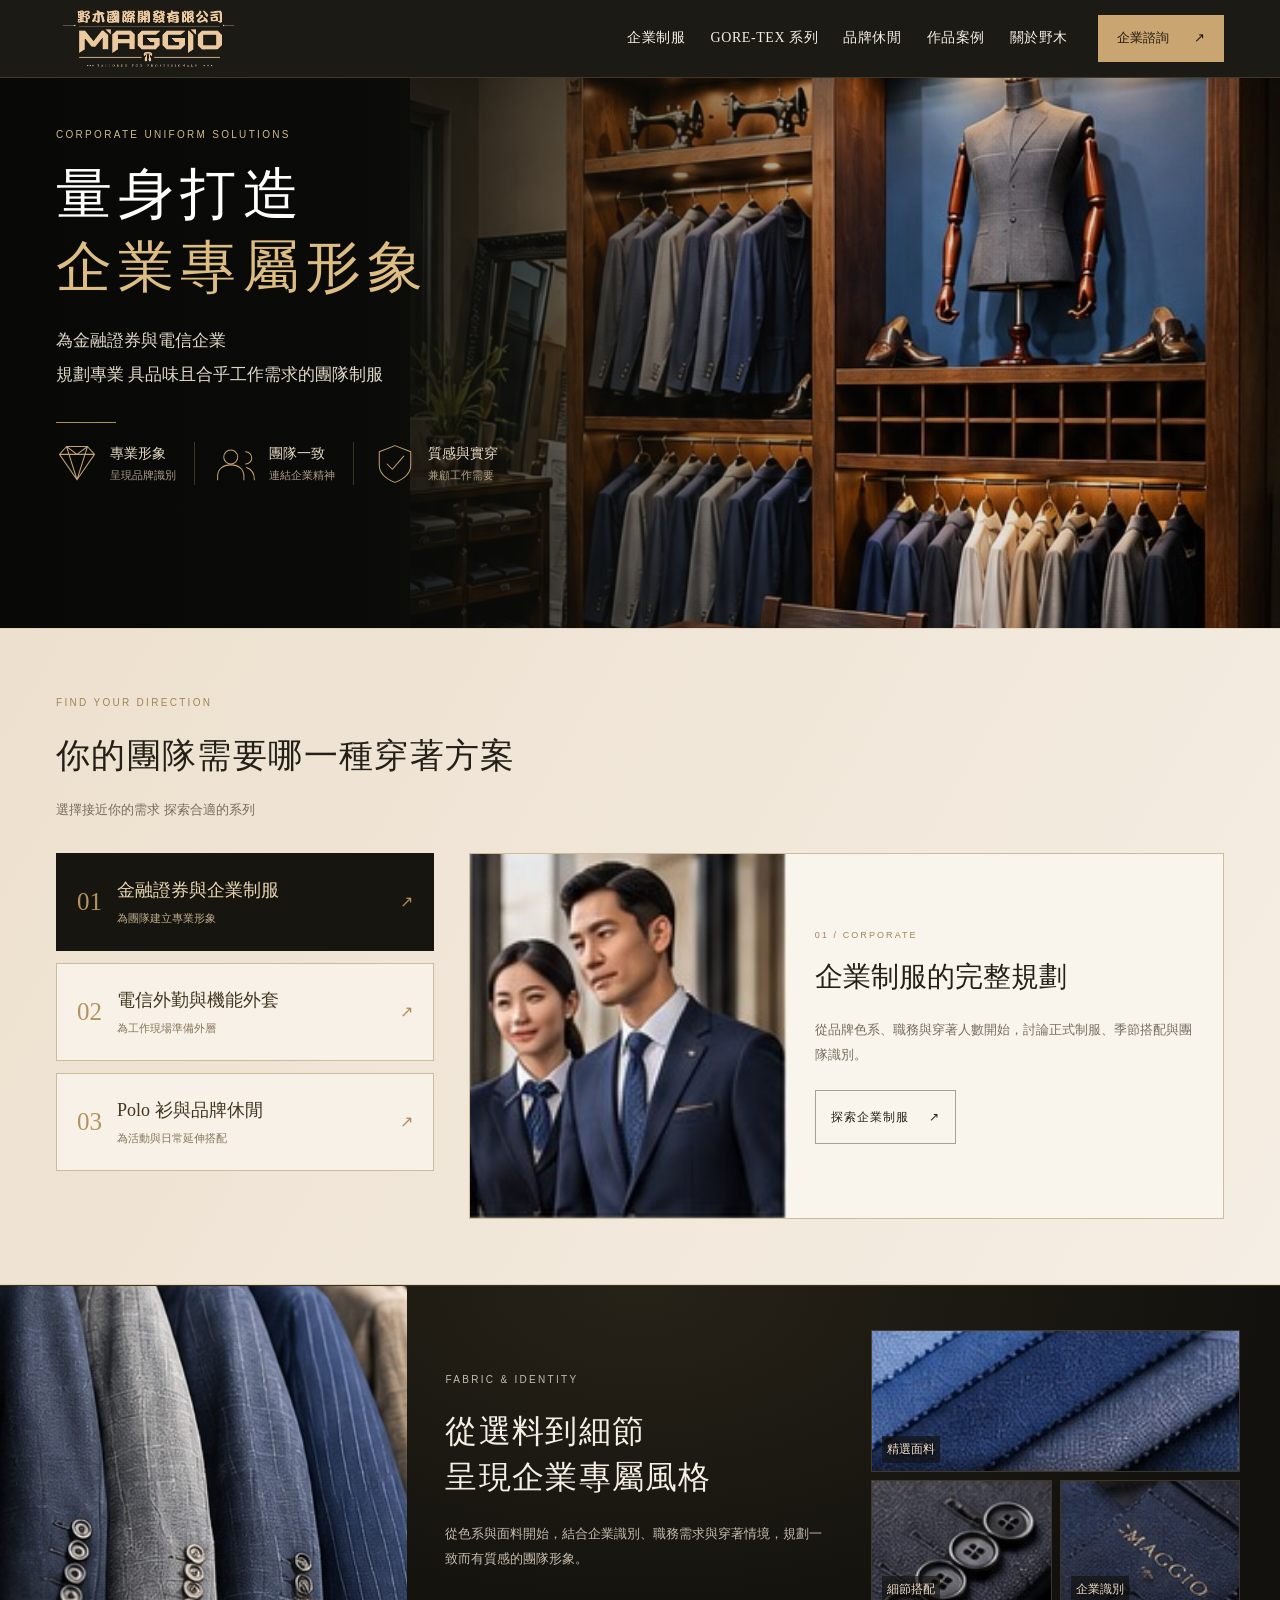
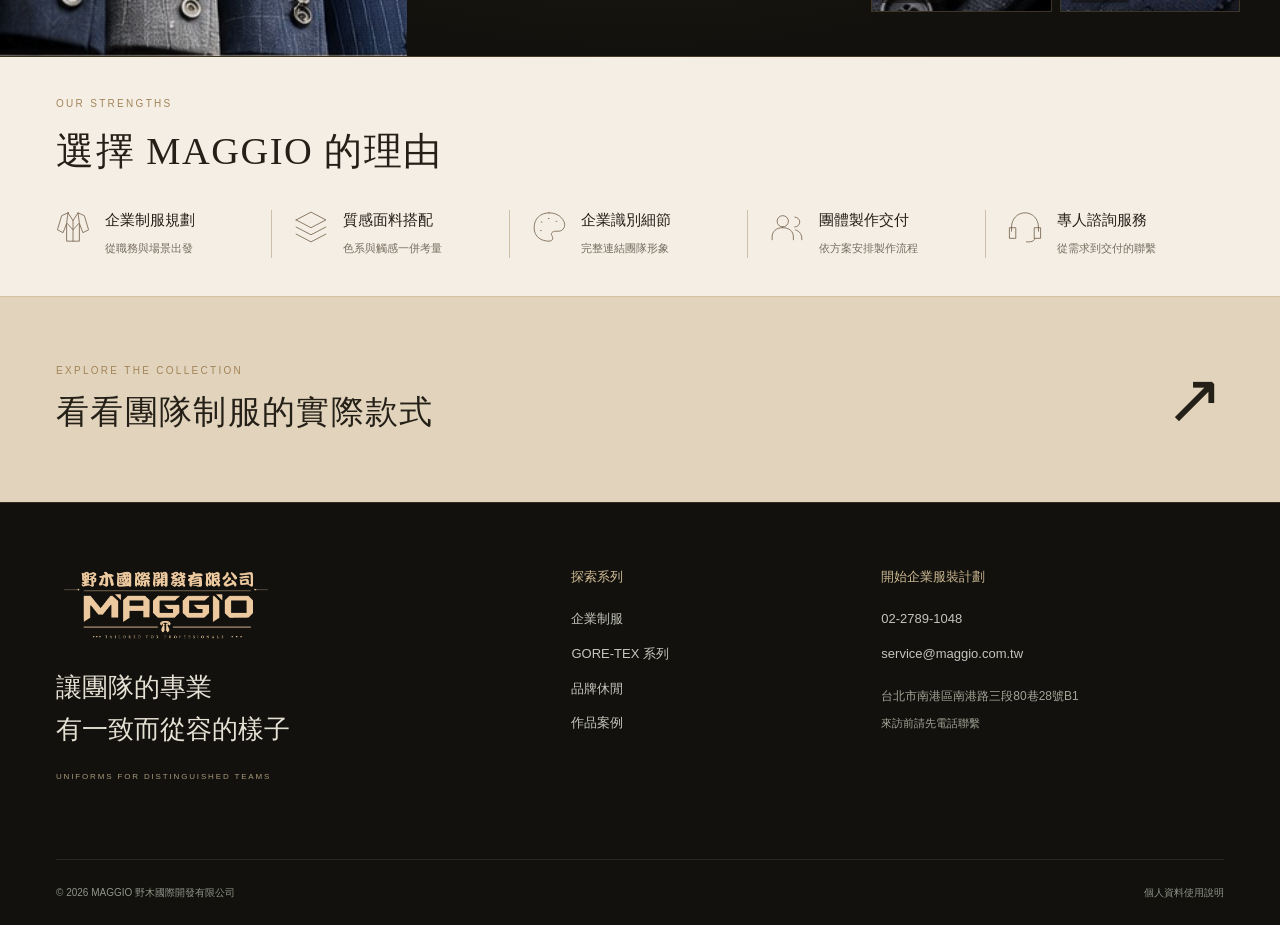
<file: index.html>
<!doctype html><html lang="zh-Hant"><head><meta charset="utf-8"><meta name="viewport" content="width=device-width,initial-scale=1"><title>MAGGIO 野木國際｜金融證券與電信企業制服</title><meta name="description" content="野木國際以金融證券及電信企業制服為核心 延伸 GORE-TEX 機能外套與品牌休閒規劃"><meta name="robots" content="noindex,nofollow"><meta name="theme-color" content="#151714"><link rel="icon" href="./assets/images/logo.png"><link rel="stylesheet" href="./assets/styles.css?v=20261012-7"><script src="./assets/site.js?v=20261012-1" defer></script><script src="./assets/experience.js?v=20261012-4" defer></script></head><body class="page-home"><a class="skip-link" href="#main">跳至主要內容</a><header class="site-header"><div class="container header-inner"><a class="brand" href="./index.html" aria-label="MAGGIO 野木國際 首頁"><img src="./assets/images/logo.png?v=d0197b16" alt="MAGGIO 野木國際開發有限公司" class="" loading="eager" decoding="async"></a><button class="menu-toggle" aria-label="開啟導覽選單" aria-expanded="false" aria-controls="main-nav"><span></span><span></span></button><nav class="main-nav" id="main-nav" aria-label="主導覽"><a href="./pages/corporate.html">企業制服</a><a href="./pages/performance.html">GORE-TEX 系列</a><a href="./pages/casual.html">品牌休閒</a><a href="./pages/projects.html">作品案例</a><a href="./pages/about.html">關於野木</a></nav><a class="header-cta" href="./pages/contact.html">企業諮詢 <span aria-hidden="true">↗</span></a></div></header><main id="main"><section class="home-hero reference-hero"><svg class="reference-photo hero-reference" viewBox="480 57 543 435" preserveAspectRatio="xMidYMid slice" role="img" aria-label="參考圖中的暖木服裝展示空間"><image href="./assets/images/reference-2.jpg" width="1024" height="1536"/></svg><div class="hero-shade"></div><div class="container hero-content"><p class="eyebrow">CORPORATE UNIFORM SOLUTIONS</p><h1>量身打造<br><em>企業專屬形象</em></h1><p class="hero-copy">為金融證券與電信企業<br>規劃專業 具品味且合乎工作需求的團隊制服</p><div class="hero-points"><div><svg class="line-icon" viewBox="0 0 48 48" aria-hidden="true"><path d="M4 13 12 4h24l8 9-20 29L4 13ZM4 13h40M12 4l12 38L36 4M12 4l12 9L36 4"/></svg><p>專業形象<small>呈現品牌識別</small></p></div><div><svg class="line-icon" viewBox="0 0 48 48" aria-hidden="true"><path d="M18 24a8 8 0 1 0 0-16 8 8 0 0 0 0 16ZM3 42v-4c0-8 6-13 15-13s15 5 15 13v4M35 10a7 7 0 0 1 0 14M36 28c6 2 9 6 9 14"/></svg><p>團隊一致<small>連結企業精神</small></p></div><div><svg class="line-icon" viewBox="0 0 48 48" aria-hidden="true"><path d="M24 3 42 10v15c0 9-8 16-18 20C14 41 6 34 6 25V10L24 3ZM15 24l6 6 13-15"/></svg><p>質感與實穿<small>兼顧工作需要</small></p></div></div></div></section><section class="section needs-guide warm" id="needs-guide"><div class="container"><div class="guide-heading"><div class="section-heading"><p class="eyebrow">FIND YOUR DIRECTION</p><h2>你的團隊<br>需要哪一種穿著方案</h2><p>選擇接近你的需求 探索合適的系列</p></div></div><div class="guide-layout"><div class="guide-options" role="group" aria-label="選擇企業服裝需求"><button class="guide-option" type="button" data-guide="corporate" aria-pressed="true" aria-controls="guide-corporate"><span>01</span><div>金融證券與企業制服<small>為團隊建立專業形象</small></div><b aria-hidden="true">↗</b></button><button class="guide-option" type="button" data-guide="performance" aria-pressed="false" aria-controls="guide-performance"><span>02</span><div>電信外勤與機能外套<small>為工作現場準備外層</small></div><b aria-hidden="true">↗</b></button><button class="guide-option" type="button" data-guide="casual" aria-pressed="false" aria-controls="guide-casual"><span>03</span><div>Polo 衫與品牌休閒<small>為活動與日常延伸搭配</small></div><b aria-hidden="true">↗</b></button></div><div class="guide-preview" aria-live="polite" aria-atomic="true"><div class="guide-panel" id="guide-corporate" ><svg class="reference-photo " viewBox="297 518 135 155" preserveAspectRatio="xMidYMid slice" role="img" aria-label="金融證券與企業制服"><image href="./assets/images/reference-2.jpg" width="1024" height="1536"/></svg><div><p class="eyebrow">01 / CORPORATE</p><h3>企業制服的完整規劃</h3><p>從品牌色系、職務與穿著人數開始，討論正式制服、季節搭配與團隊識別。</p><a class="button quiet" href="./pages/corporate.html">探索企業制服<span aria-hidden="true">↗</span></a></div></div><div class="guide-panel" id="guide-performance" hidden><svg class="reference-photo " viewBox="863 518 132 155" preserveAspectRatio="xMidYMid slice" role="img" aria-label="電信外勤與機能外套"><image href="./assets/images/reference-2.jpg" width="1024" height="1536"/></svg><div><p class="eyebrow">02 / PERFORMANCE</p><h3>讓機能配合工作需求</h3><p>從工作環境與季節開始，討論 GORE-TEX 系列、外層配置及團隊的穿著方式。</p><a class="button quiet" href="./pages/performance.html">探索 GORE-TEX 系列<span aria-hidden="true">↗</span></a></div></div><div class="guide-panel" id="guide-casual" hidden><svg class="reference-photo " viewBox="280 1280 224 165" preserveAspectRatio="xMidYMid slice" role="img" aria-label="Polo 衫與品牌休閒"><image href="./assets/images/reference-1.jpg" width="1024" height="1536"/></svg><div><p class="eyebrow">03 / CASUAL</p><h3>輕鬆也保有共同形象</h3><p>從活動、日常協作與企業色系出發，討論喬登、飛狼、皮爾卡登與金安德森的選品方向。</p><a class="button quiet" href="./pages/casual.html">探索品牌休閒<span aria-hidden="true">↗</span></a></div></div></div></div></div></section><section class="materials-band dark"><div class="materials-main"><svg class="reference-photo " viewBox="400 704 403 277" preserveAspectRatio="xMidYMid slice" role="img" aria-label="參考圖中的深藍與灰色服裝面料"><image href="./assets/images/reference-1.jpg" width="1024" height="1536"/></svg></div><div class="materials-copy"><p class="eyebrow">FABRIC & IDENTITY</p><h2>從選料到細節<br>呈現企業專屬風格</h2><p>從色系與面料開始，結合企業識別、職務需求與穿著情境，規劃一致而有質感的團隊形象。</p></div><div class="materials-details"><div><svg class="reference-photo " viewBox="690 760 307 75" preserveAspectRatio="xMidYMid slice" role="img" aria-label="參考圖中的面料樣本"><image href="./assets/images/reference-2.jpg" width="1024" height="1536"/></svg><span>精選面料</span></div><div><svg class="reference-photo " viewBox="690 881 151 83" preserveAspectRatio="xMidYMid slice" role="img" aria-label="參考圖中的袖口鈕扣"><image href="./assets/images/reference-2.jpg" width="1024" height="1536"/></svg><span>細節搭配</span></div><div><svg class="reference-photo " viewBox="851 881 146 85" preserveAspectRatio="xMidYMid slice" role="img" aria-label="參考圖中的企業識別細節"><image href="./assets/images/reference-2.jpg" width="1024" height="1536"/></svg><span>企業識別</span></div></div></section><section class="strengths-band container"><div class="section-heading"><p class="eyebrow">OUR STRENGTHS</p><h2>選擇 MAGGIO 的理由</h2></div><div class="strength-grid"><article><svg class="line-icon" viewBox="0 0 48 48" aria-hidden="true"><path d="M17 4 8 8 2 28l8 4 5-13v25h18V19l5 13 8-4L40 8l-9-4-7 11-7-11ZM17 4l-2 14 9 10 9-10-2-14M24 15v29"/></svg><div><h3>企業制服規劃</h3><p>從職務與場景出發</p></div></article><article><svg class="line-icon" viewBox="0 0 48 48" aria-hidden="true"><path d="M3 14 24 3l21 11-21 11L3 14Zm0 10 21 11 21-11M3 34l21 11 21-11"/></svg><div><h3>質感面料搭配</h3><p>色系與觸感一併考量</p></div></article><article><svg class="line-icon" viewBox="0 0 48 48" aria-hidden="true"><path d="M24 4C12 4 3 12 3 25s10 19 21 19c6 0 6-5 4-8-2-3 1-6 5-6h4c8 0 11-8 8-14C41 8 33 4 24 4ZM13 17h1M23 12h1M34 16h1M12 29h1"/></svg><div><h3>企業識別細節</h3><p>完整連結團隊形象</p></div></article><article><svg class="line-icon" viewBox="0 0 48 48" aria-hidden="true"><path d="M18 24a8 8 0 1 0 0-16 8 8 0 0 0 0 16ZM3 42v-4c0-8 6-13 15-13s15 5 15 13v4M35 10a7 7 0 0 1 0 14M36 28c6 2 9 6 9 14"/></svg><div><h3>團體製作交付</h3><p>依方案安排製作流程</p></div></article><article><svg class="line-icon" viewBox="0 0 48 48" aria-hidden="true"><path d="M5 30V24C5 13 13 4 24 4s19 9 19 20v6M5 25H2v15h9V25H5Zm38 0h3v15h-9V25h6ZM38 40c-1 5-6 5-12 5"/></svg><div><h3>專人諮詢服務</h3><p>從需求到交付的聯繫</p></div></article></div></section><a class="next-page" href="./pages/projects.html"><div class="container"><div><p class="eyebrow">EXPLORE THE COLLECTION</p><h2>看看團隊制服的實際款式</h2></div><span class="next-arrow" aria-hidden="true">↗</span></div></a></main><footer class="site-footer"><div class="container footer-top"><div><a class="brand" href="./index.html"><img src="./assets/images/logo.png?v=d0197b16" alt="MAGGIO 野木國際開發有限公司" class="" loading="lazy" decoding="async"></a><p>讓團隊的專業<br>有一致而從容的樣子</p><p class="eyebrow">UNIFORMS FOR DISTINGUISHED TEAMS</p></div><div class="footer-links"><h3>探索系列</h3><a href="./pages/corporate.html">企業制服</a><a href="./pages/performance.html">GORE-TEX 系列</a><a href="./pages/casual.html">品牌休閒</a><a href="./pages/projects.html">作品案例</a></div><div class="footer-contact"><h3>開始企業服裝計劃</h3><a href="tel:+886227891048">02-2789-1048</a><a href="mailto:service@maggio.com.tw">service@maggio.com.tw</a><p>台北市南港區南港路三段80巷28號B1</p><small>來訪前請先電話聯繫</small></div></div><div class="container footer-bottom"><span>© 2026 MAGGIO 野木國際開發有限公司</span><span>個人資料使用說明</span></div></footer></body></html>
</file>
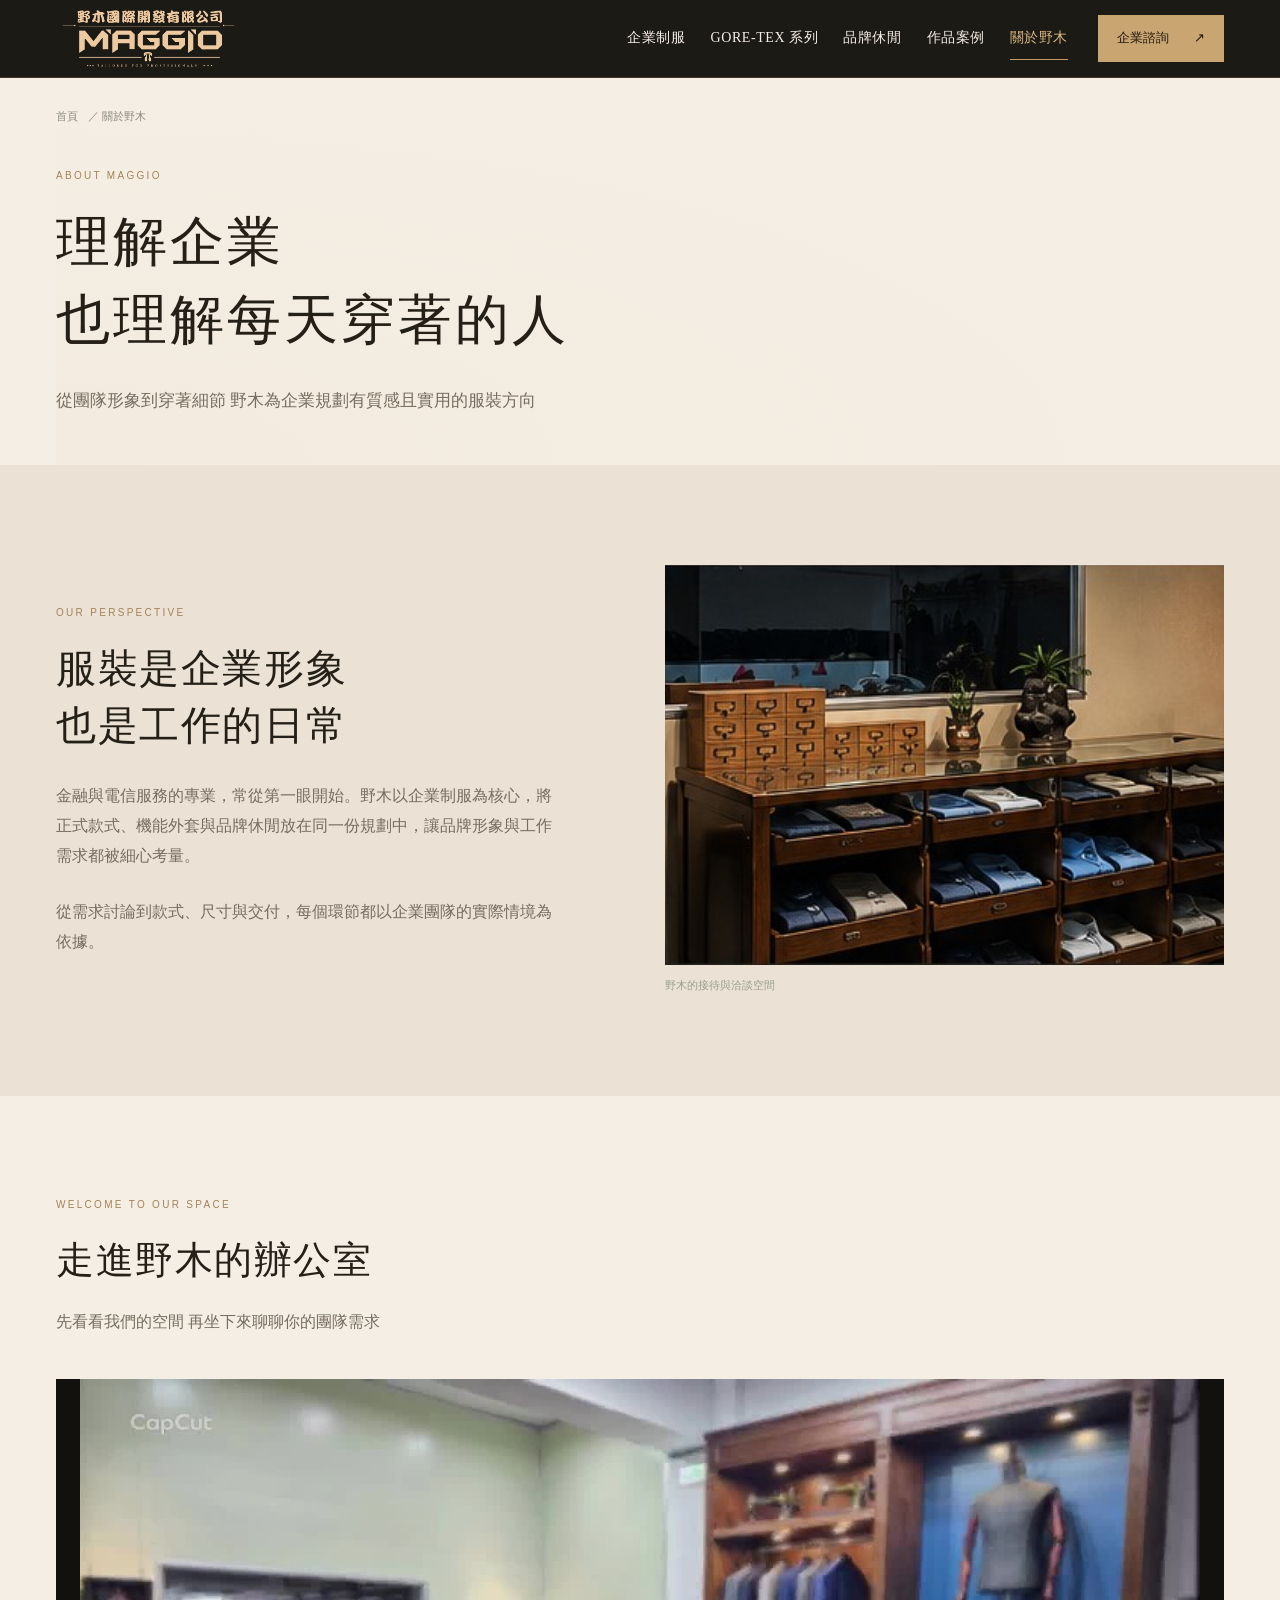
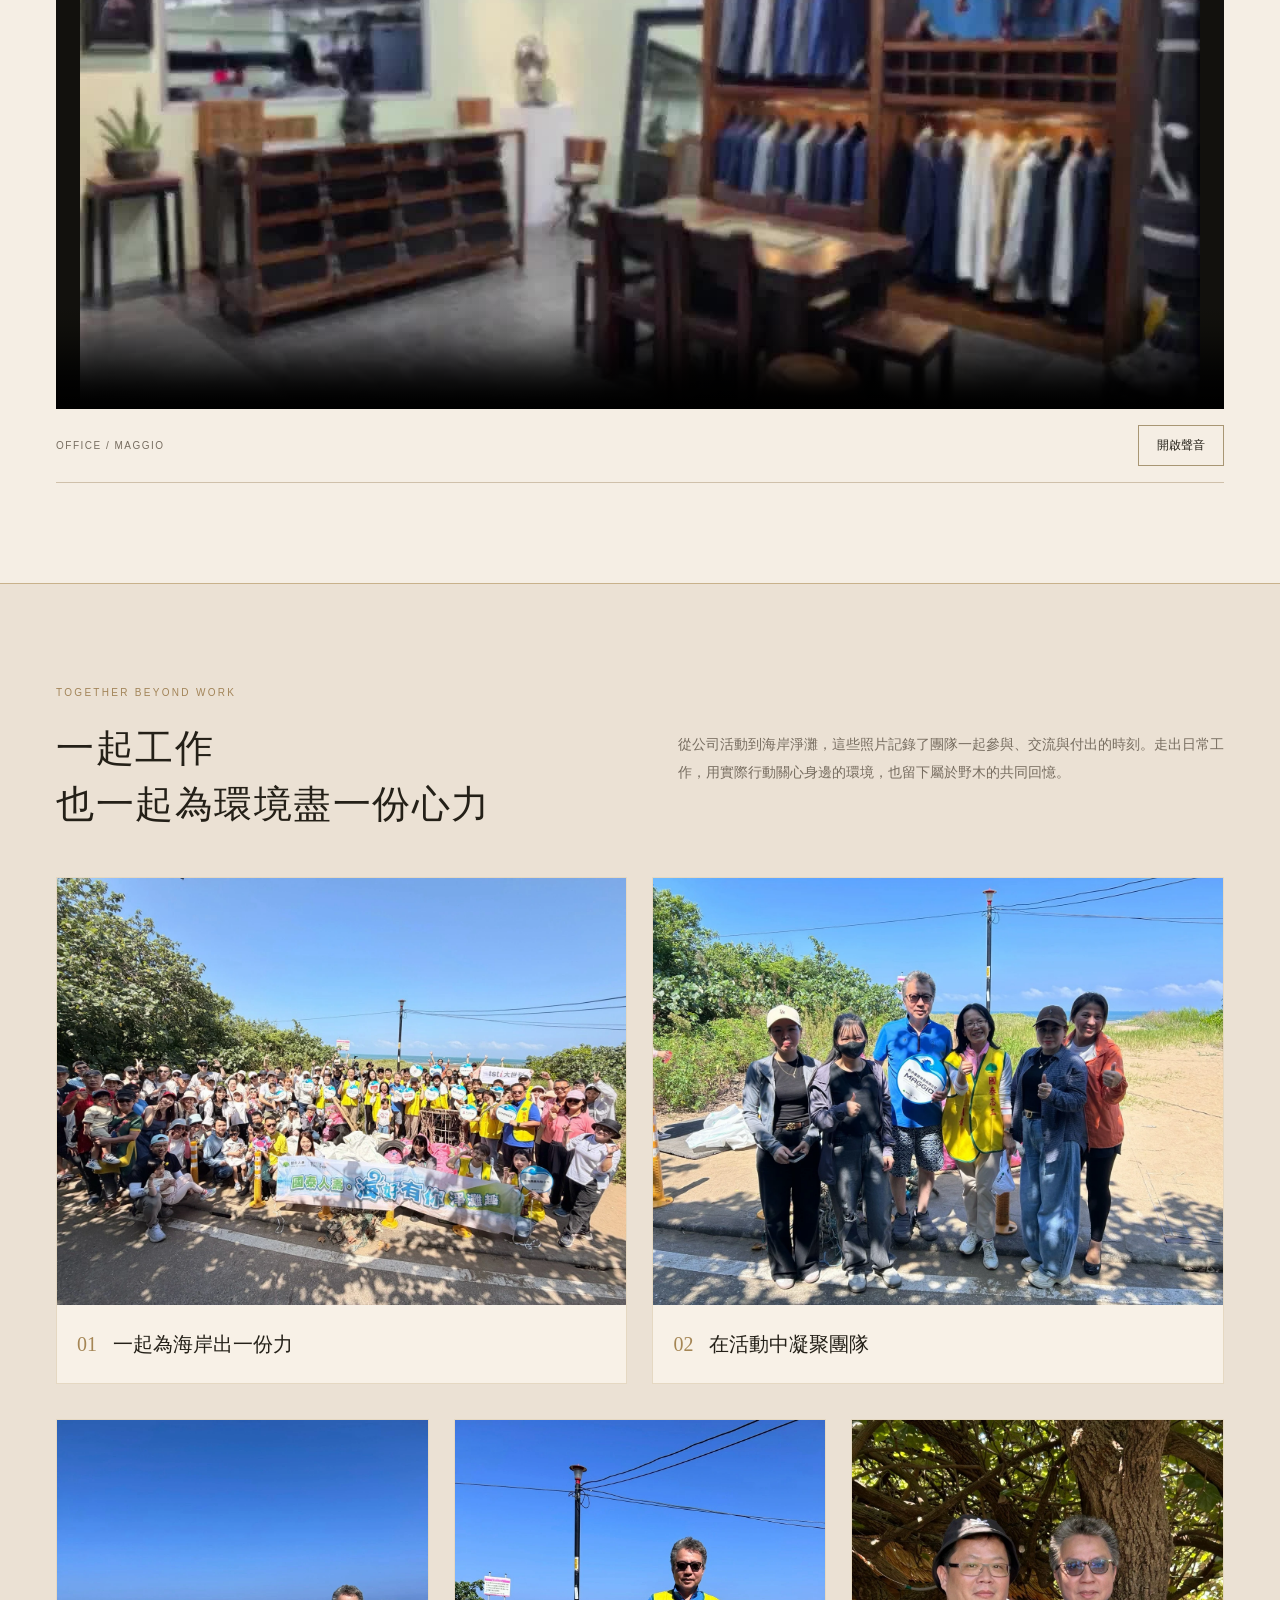
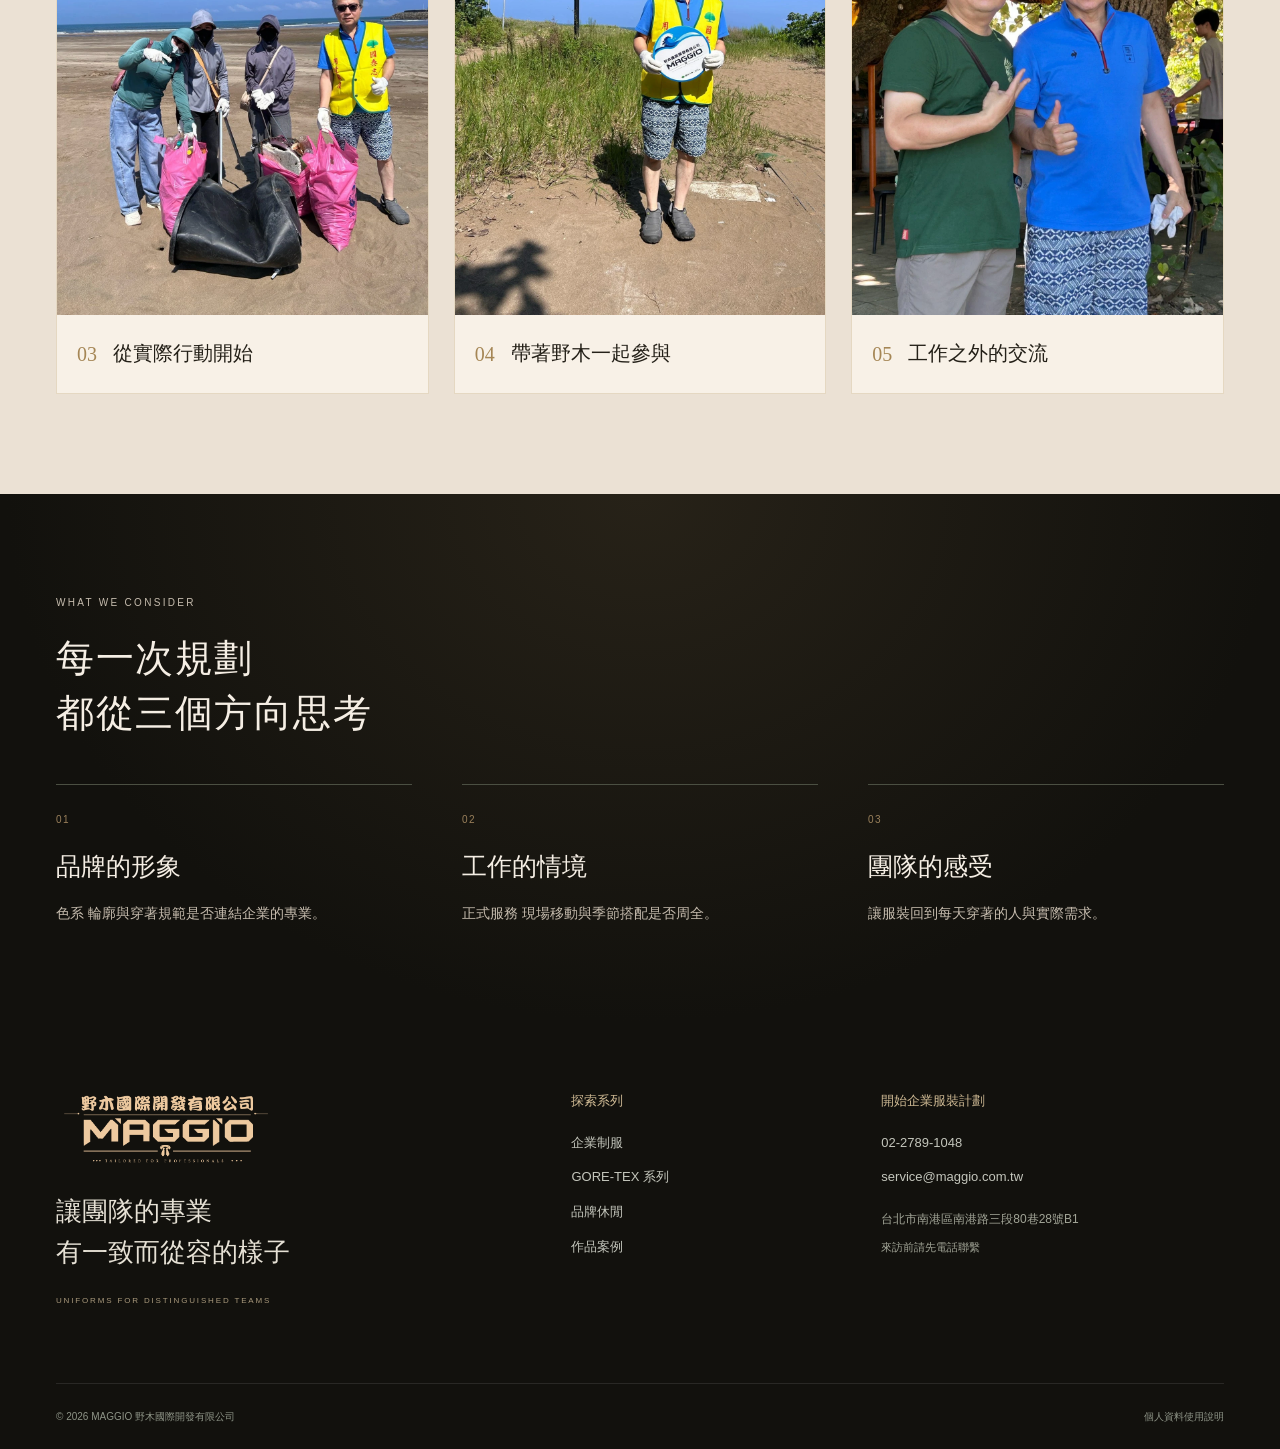
<file: pages/about.html>
<!doctype html><html lang="zh-Hant"><head><meta charset="utf-8"><meta name="viewport" content="width=device-width,initial-scale=1"><title>MAGGIO 野木國際｜關於野木</title><meta name="description" content="野木國際以金融證券及電信企業制服為核心 延伸 GORE-TEX 機能外套與品牌休閒規劃"><meta name="robots" content="noindex,nofollow"><meta name="theme-color" content="#151714"><link rel="icon" href="../assets/images/logo.png"><link rel="stylesheet" href="../assets/styles.css?v=20261012-7"><script src="../assets/site.js?v=20261012-1" defer></script><script src="../assets/experience.js?v=20261012-4" defer></script></head><body class="page-about"><a class="skip-link" href="#main">跳至主要內容</a><header class="site-header"><div class="container header-inner"><a class="brand" href="../index.html" aria-label="MAGGIO 野木國際 首頁"><img src="../assets/images/logo.png?v=d0197b16" alt="MAGGIO 野木國際開發有限公司" class="" loading="eager" decoding="async"></a><button class="menu-toggle" aria-label="開啟導覽選單" aria-expanded="false" aria-controls="main-nav"><span></span><span></span></button><nav class="main-nav" id="main-nav" aria-label="主導覽"><a href="../pages/corporate.html">企業制服</a><a href="../pages/performance.html">GORE-TEX 系列</a><a href="../pages/casual.html">品牌休閒</a><a href="../pages/projects.html">作品案例</a><a href="../pages/about.html" aria-current="page">關於野木</a></nav><a class="header-cta" href="../pages/contact.html">企業諮詢 <span aria-hidden="true">↗</span></a></div></header><main id="main"><section class="page-intro container"><div class="breadcrumbs"><a href="../index.html">首頁</a><span>／ 關於野木</span></div><p class="eyebrow">ABOUT MAGGIO</p><h1>理解企業<br>也理解每天穿著的人</h1><p class="intro-copy">從團隊形象到穿著細節 野木為企業規劃有質感且實用的服裝方向</p></section><section class="section warm"><div class="container feature-split"><div><p class="eyebrow">OUR PERSPECTIVE</p><h2>服裝是企業形象<br>也是工作的日常</h2><p>金融與電信服務的專業，常從第一眼開始。野木以企業制服為核心，將正式款式、機能外套與品牌休閒放在同一份規劃中，讓品牌形象與工作需求都被細心考量。</p><p>從需求討論到款式、尺寸與交付，每個環節都以企業團隊的實際情境為依據。</p></div><figure><svg class="reference-photo " viewBox="0 996 680 264" preserveAspectRatio="xMidYMid slice" role="img" aria-label="野木接待與洽談空間"><image href="../assets/images/reference-1.jpg" width="1024" height="1536"/></svg><figcaption>野木的接待與洽談空間</figcaption></figure></div></section><section class="section container"><div class="section-heading"><p class="eyebrow">WELCOME TO OUR SPACE</p><h2>走進野木的辦公室</h2><p>先看看我們的空間 再坐下來聊聊你的團隊需求</p></div><div class="office-video"><video id="office-video" autoplay muted loop playsinline controls preload="metadata" poster="../assets/video/office-poster.jpg"><source src="../assets/video/office.mp4" type="video/mp4">瀏覽器不支援影片播放</video><div><p>OFFICE / MAGGIO</p><button class="office-sound" type="button" aria-pressed="false" hidden>開啟聲音</button></div></div></section><section class="section warm team-activities" id="team-activities"><div class="container"><div class="activity-intro"><div class="section-heading"><p class="eyebrow">TOGETHER BEYOND WORK</p><h2>一起工作<br>也一起為環境盡一份心力</h2></div><p>從公司活動到海岸淨灘，這些照片記錄了團隊一起參與、交流與付出的時刻。走出日常工作，用實際行動關心身邊的環境，也留下屬於野木的共同回憶。</p></div><div class="activity-gallery"><figure class="activity-photo activity-5"><img src="../assets/images/team-activity-05.webp?v=0a4c9ae2" alt="淨灘活動參與者大合照" class="" loading="lazy" decoding="async"><figcaption><span>01</span><h3>一起為海岸出一份力</h3></figcaption></figure><figure class="activity-photo activity-4"><img src="../assets/images/team-activity-04.webp?v=9df52428" alt="野木團隊於淨灘活動現場合影" class="" loading="lazy" decoding="async"><figcaption><span>02</span><h3>在活動中凝聚團隊</h3></figcaption></figure><figure class="activity-photo activity-1"><img src="../assets/images/team-activity-01.webp?v=c70c23dd" alt="參與者與整理收集的海岸廢棄物合影" class="" loading="lazy" decoding="async"><figcaption><span>03</span><h3>從實際行動開始</h3></figcaption></figure><figure class="activity-photo activity-2"><img src="../assets/images/team-activity-02.webp?v=a471db3e" alt="參與者手持 MAGGIO 活動標誌" class="" loading="lazy" decoding="async"><figcaption><span>04</span><h3>帶著野木一起參與</h3></figcaption></figure><figure class="activity-photo activity-3"><img src="../assets/images/team-activity-03.webp?v=907e0d9c" alt="公司活動中的交流與合影" class="" loading="lazy" decoding="async"><figcaption><span>05</span><h3>工作之外的交流</h3></figcaption></figure></div></div></section><section class="section dark"><div class="container"><div class="section-heading"><p class="eyebrow">WHAT WE CONSIDER</p><h2>每一次規劃<br>都從三個方向思考</h2></div><div class="sector-grid"><article><span>01</span><h3>品牌的形象</h3><p>色系 輪廓與穿著規範是否連結企業的專業。</p></article><article><span>02</span><h3>工作的情境</h3><p>正式服務 現場移動與季節搭配是否周全。</p></article><article><span>03</span><h3>團隊的感受</h3><p>讓服裝回到每天穿著的人與實際需求。</p></article></div></div></section></main><footer class="site-footer"><div class="container footer-top"><div><a class="brand" href="../index.html"><img src="../assets/images/logo.png?v=d0197b16" alt="MAGGIO 野木國際開發有限公司" class="" loading="lazy" decoding="async"></a><p>讓團隊的專業<br>有一致而從容的樣子</p><p class="eyebrow">UNIFORMS FOR DISTINGUISHED TEAMS</p></div><div class="footer-links"><h3>探索系列</h3><a href="../pages/corporate.html">企業制服</a><a href="../pages/performance.html">GORE-TEX 系列</a><a href="../pages/casual.html">品牌休閒</a><a href="../pages/projects.html">作品案例</a></div><div class="footer-contact"><h3>開始企業服裝計劃</h3><a href="tel:+886227891048">02-2789-1048</a><a href="mailto:service@maggio.com.tw">service@maggio.com.tw</a><p>台北市南港區南港路三段80巷28號B1</p><small>來訪前請先電話聯繫</small></div></div><div class="container footer-bottom"><span>© 2026 MAGGIO 野木國際開發有限公司</span><span>個人資料使用說明</span></div></footer></body></html>
</file>
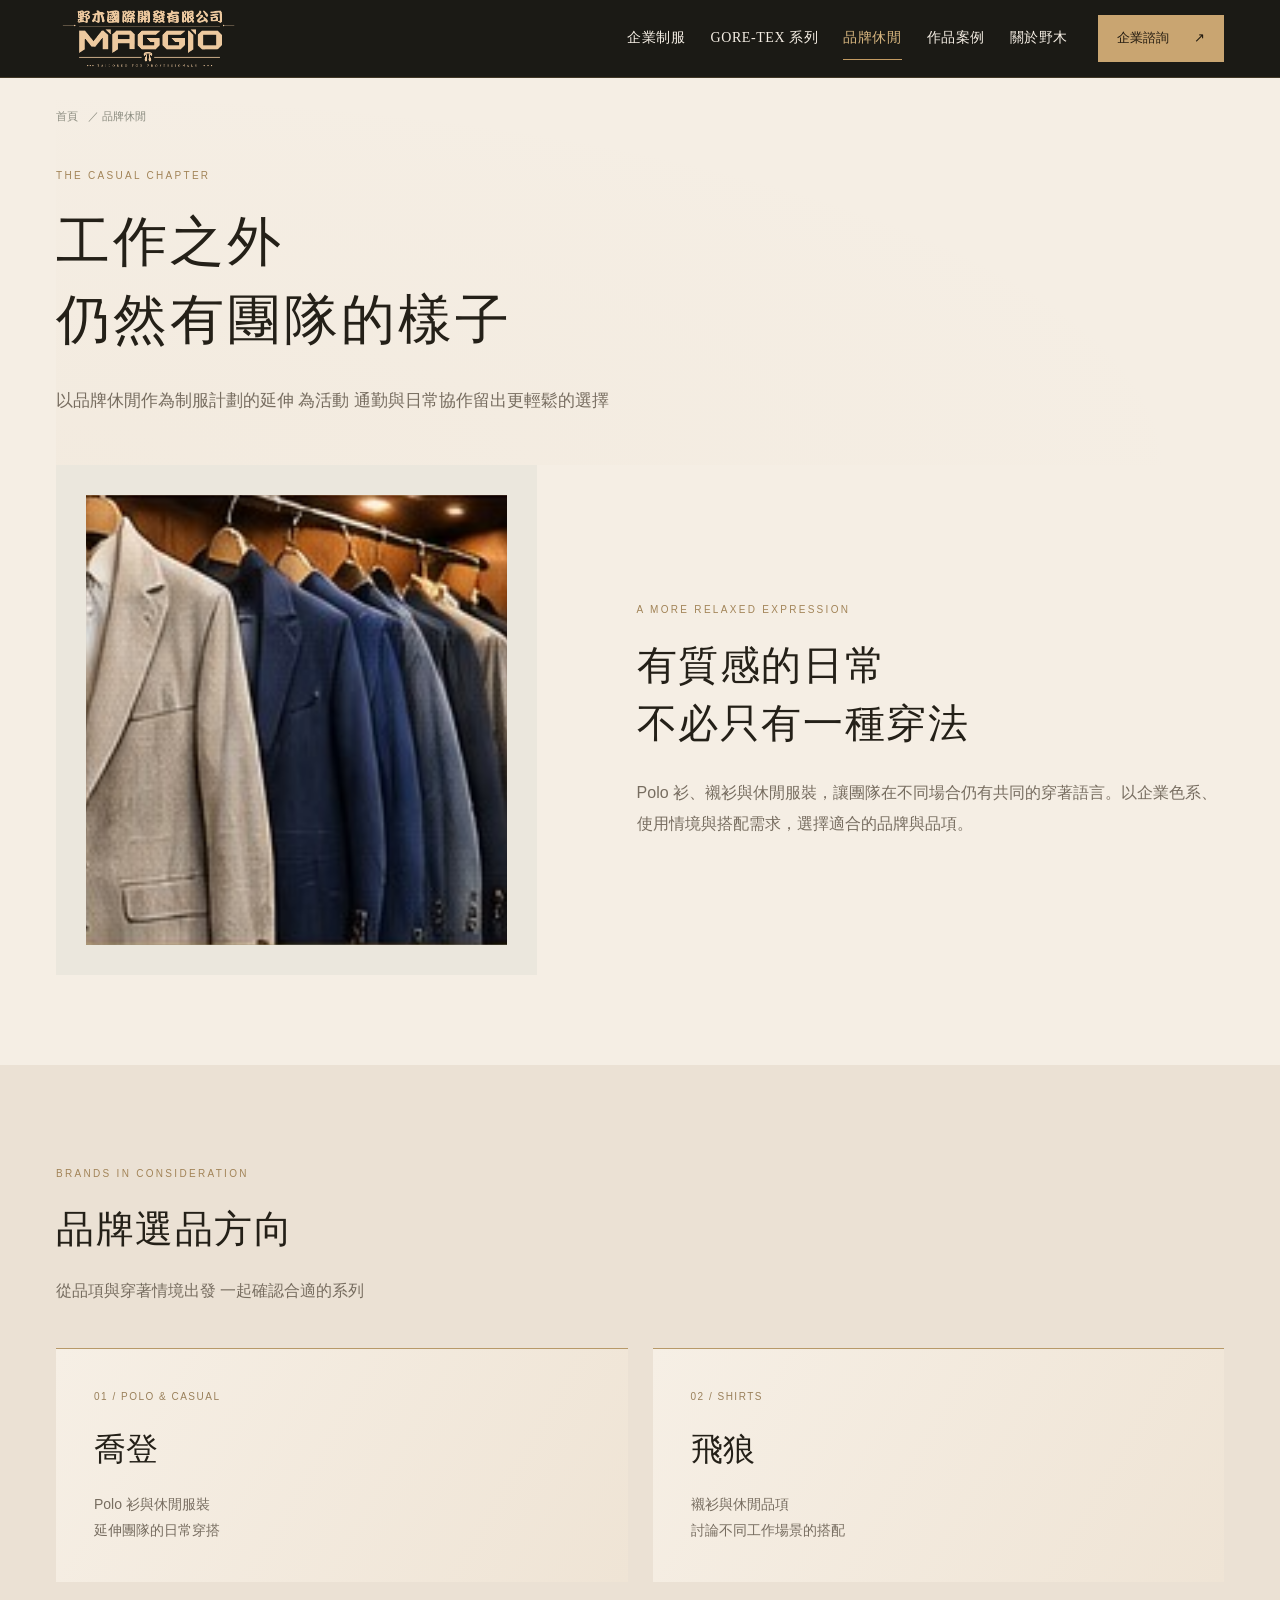
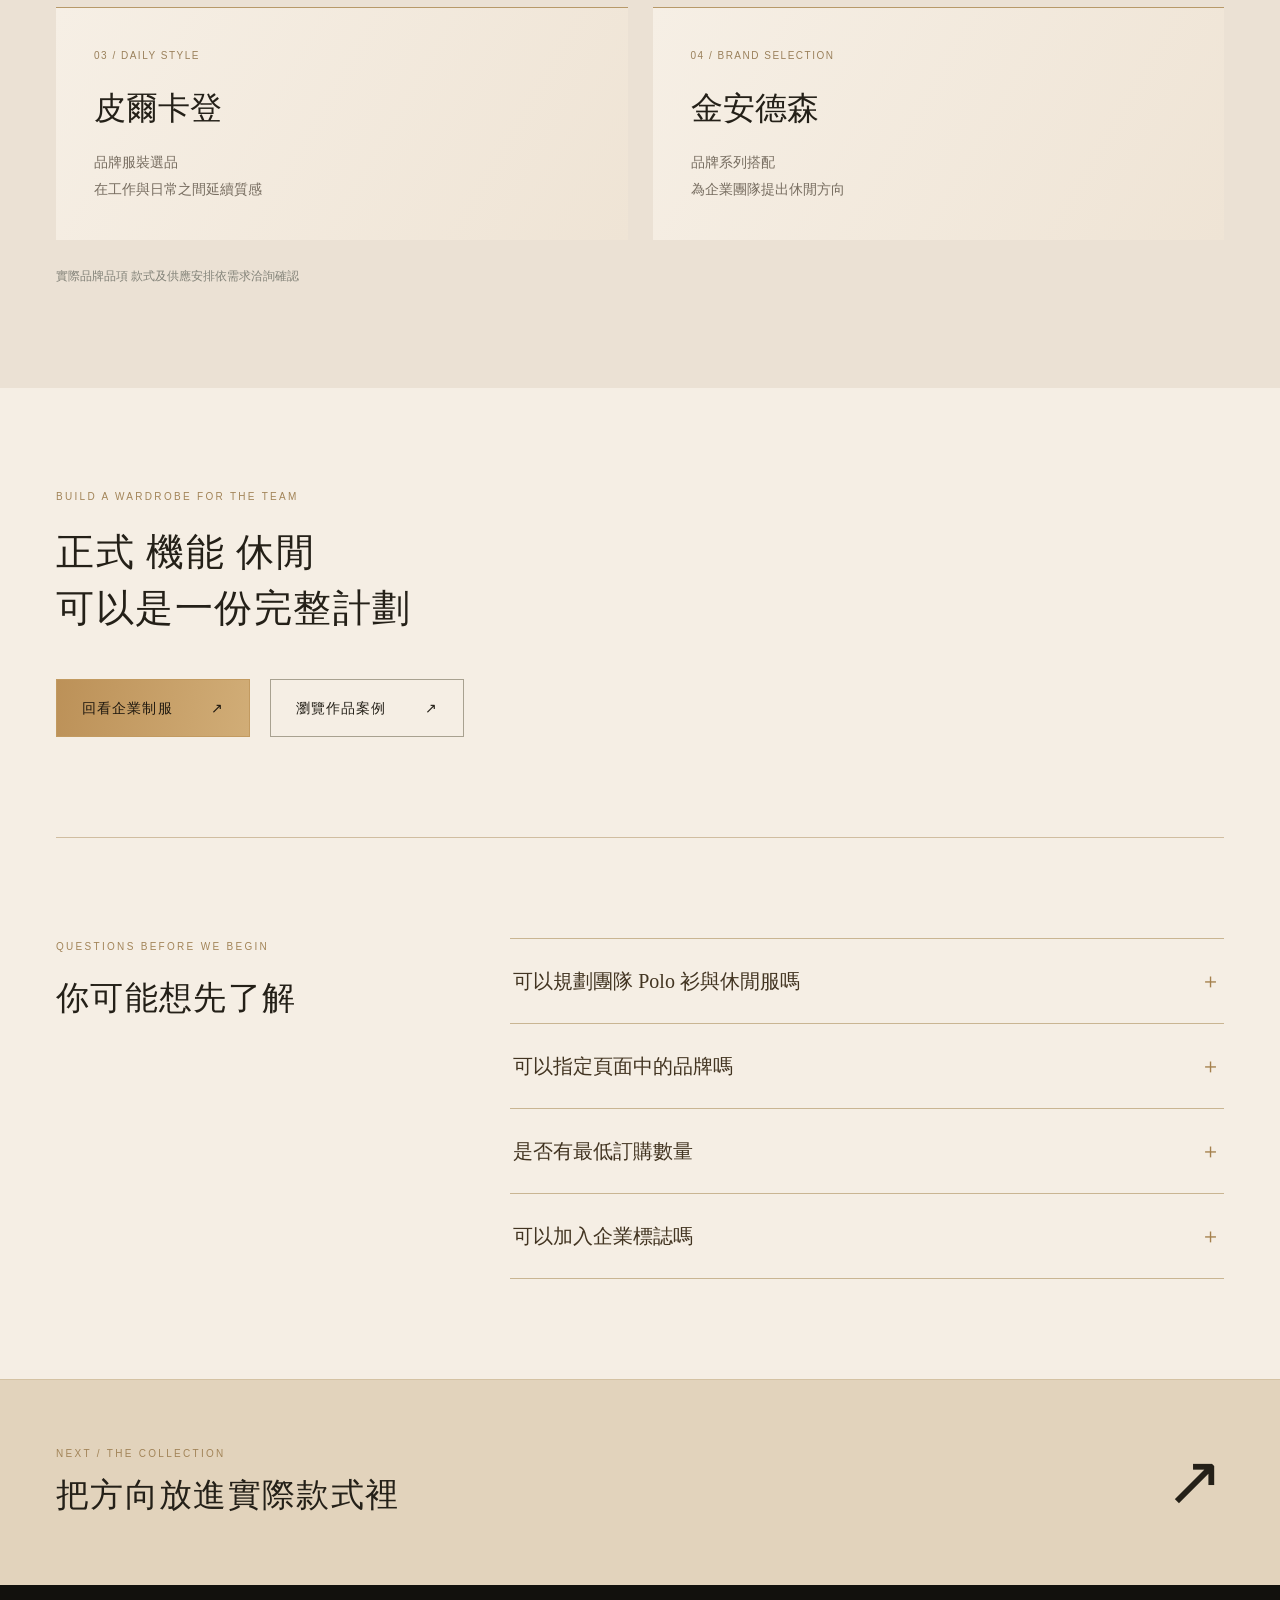
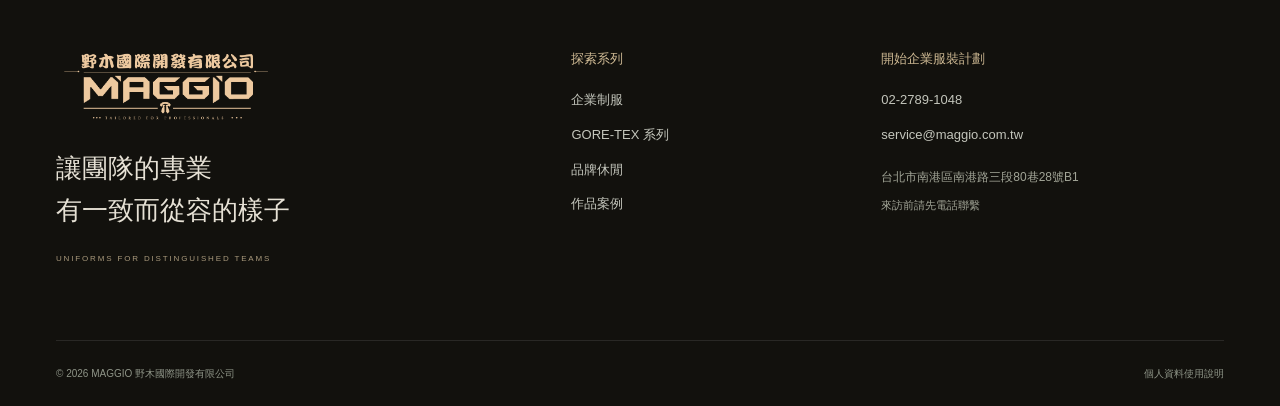
<file: pages/casual.html>
<!doctype html><html lang="zh-Hant"><head><meta charset="utf-8"><meta name="viewport" content="width=device-width,initial-scale=1"><title>MAGGIO 野木國際｜品牌休閒</title><meta name="description" content="野木國際以金融證券及電信企業制服為核心 延伸 GORE-TEX 機能外套與品牌休閒規劃"><meta name="robots" content="noindex,nofollow"><meta name="theme-color" content="#151714"><link rel="icon" href="../assets/images/logo.png"><link rel="stylesheet" href="../assets/styles.css?v=20261012-7"><script src="../assets/site.js?v=20261012-1" defer></script><script src="../assets/experience.js?v=20261012-4" defer></script></head><body class="page-casual"><a class="skip-link" href="#main">跳至主要內容</a><header class="site-header"><div class="container header-inner"><a class="brand" href="../index.html" aria-label="MAGGIO 野木國際 首頁"><img src="../assets/images/logo.png?v=d0197b16" alt="MAGGIO 野木國際開發有限公司" class="" loading="eager" decoding="async"></a><button class="menu-toggle" aria-label="開啟導覽選單" aria-expanded="false" aria-controls="main-nav"><span></span><span></span></button><nav class="main-nav" id="main-nav" aria-label="主導覽"><a href="../pages/corporate.html">企業制服</a><a href="../pages/performance.html">GORE-TEX 系列</a><a href="../pages/casual.html" aria-current="page">品牌休閒</a><a href="../pages/projects.html">作品案例</a><a href="../pages/about.html">關於野木</a></nav><a class="header-cta" href="../pages/contact.html">企業諮詢 <span aria-hidden="true">↗</span></a></div></header><main id="main"><section class="page-intro container"><div class="breadcrumbs"><a href="../index.html">首頁</a><span>／ 品牌休閒</span></div><p class="eyebrow">THE CASUAL CHAPTER</p><h1>工作之外<br>仍然有團隊的樣子</h1><p class="intro-copy">以品牌休閒作為制服計劃的延伸 為活動 通勤與日常協作留出更輕鬆的選擇</p></section><section class="container casual-editorial"><figure><svg class="reference-photo " viewBox="280 1280 224 165" preserveAspectRatio="xMidYMid slice" role="img" aria-label="參考圖中的米色與深藍休閒服裝"><image href="../assets/images/reference-1.jpg" width="1024" height="1536"/></svg></figure><div><p class="eyebrow">A MORE RELAXED EXPRESSION</p><h2>有質感的日常<br>不必只有一種穿法</h2><p>Polo 衫、襯衫與休閒服裝，讓團隊在不同場合仍有共同的穿著語言。以企業色系、使用情境與搭配需求，選擇適合的品牌與品項。</p></div></section><section class="section warm"><div class="container"><div class="section-heading"><p class="eyebrow">BRANDS IN CONSIDERATION</p><h2>品牌選品方向</h2><p>從品項與穿著情境出發 一起確認合適的系列</p></div><div class="brand-grid"><article><span>01 / POLO & CASUAL</span><h3>喬登</h3><p>Polo 衫與休閒服裝<br>延伸團隊的日常穿搭</p></article><article><span>02 / SHIRTS</span><h3>飛狼</h3><p>襯衫與休閒品項<br>討論不同工作場景的搭配</p></article><article><span>03 / DAILY STYLE</span><h3>皮爾卡登</h3><p>品牌服裝選品<br>在工作與日常之間延續質感</p></article><article><span>04 / BRAND SELECTION</span><h3>金安德森</h3><p>品牌系列搭配<br>為企業團隊提出休閒方向</p></article></div><p class="note">實際品牌品項 款式及供應安排依需求洽詢確認</p></div></section><section class="section container"><div class="section-heading"><p class="eyebrow">BUILD A WARDROBE FOR THE TEAM</p><h2>正式 機能 休閒<br>可以是一份完整計劃</h2></div><div class="pair-links"><a class="button " href="../pages/corporate.html">回看企業制服<span aria-hidden="true">↗</span></a><a class="button quiet" href="../pages/projects.html">瀏覽作品案例<span aria-hidden="true">↗</span></a></div></section><section class="section container faq-section" id="faq"><div><div class="section-heading"><p class="eyebrow">QUESTIONS BEFORE WE BEGIN</p><h2>你可能想先了解</h2></div></div><div class="faq-list"><details class="faq-item"><summary>可以規劃團隊 Polo 衫與休閒服嗎<span aria-hidden="true">＋</span></summary><p>可依企業活動、日常穿著與配色需求討論 Polo 衫、襯衫及休閒品項，作為正式制服的延伸。</p></details><details class="faq-item"><summary>可以指定頁面中的品牌嗎<span aria-hidden="true">＋</span></summary><p>可以提出喬登、飛狼、皮爾卡登或金安德森等品牌需求。實際系列、可選品項及供應安排，會依當期條件確認。</p></details><details class="faq-item"><summary>是否有最低訂購數量<span aria-hidden="true">＋</span></summary><p>不同品牌、款式與製作方式的條件可能不同。請先提供需求數量，我們再確認可安排的方案。</p></details><details class="faq-item"><summary>可以加入企業標誌嗎<span aria-hidden="true">＋</span></summary><p>可提出標誌位置、尺寸與使用需求，實際可執行方式及適用款式於選品方案中確認。</p></details></div></section><a class="next-page" href="../pages/projects.html"><div class="container"><div><p class="eyebrow">NEXT / THE COLLECTION</p><h2>把方向放進實際款式裡</h2></div><span class="next-arrow" aria-hidden="true">↗</span></div></a></main><footer class="site-footer"><div class="container footer-top"><div><a class="brand" href="../index.html"><img src="../assets/images/logo.png?v=d0197b16" alt="MAGGIO 野木國際開發有限公司" class="" loading="lazy" decoding="async"></a><p>讓團隊的專業<br>有一致而從容的樣子</p><p class="eyebrow">UNIFORMS FOR DISTINGUISHED TEAMS</p></div><div class="footer-links"><h3>探索系列</h3><a href="../pages/corporate.html">企業制服</a><a href="../pages/performance.html">GORE-TEX 系列</a><a href="../pages/casual.html">品牌休閒</a><a href="../pages/projects.html">作品案例</a></div><div class="footer-contact"><h3>開始企業服裝計劃</h3><a href="tel:+886227891048">02-2789-1048</a><a href="mailto:service@maggio.com.tw">service@maggio.com.tw</a><p>台北市南港區南港路三段80巷28號B1</p><small>來訪前請先電話聯繫</small></div></div><div class="container footer-bottom"><span>© 2026 MAGGIO 野木國際開發有限公司</span><span>個人資料使用說明</span></div></footer></body></html>
</file>
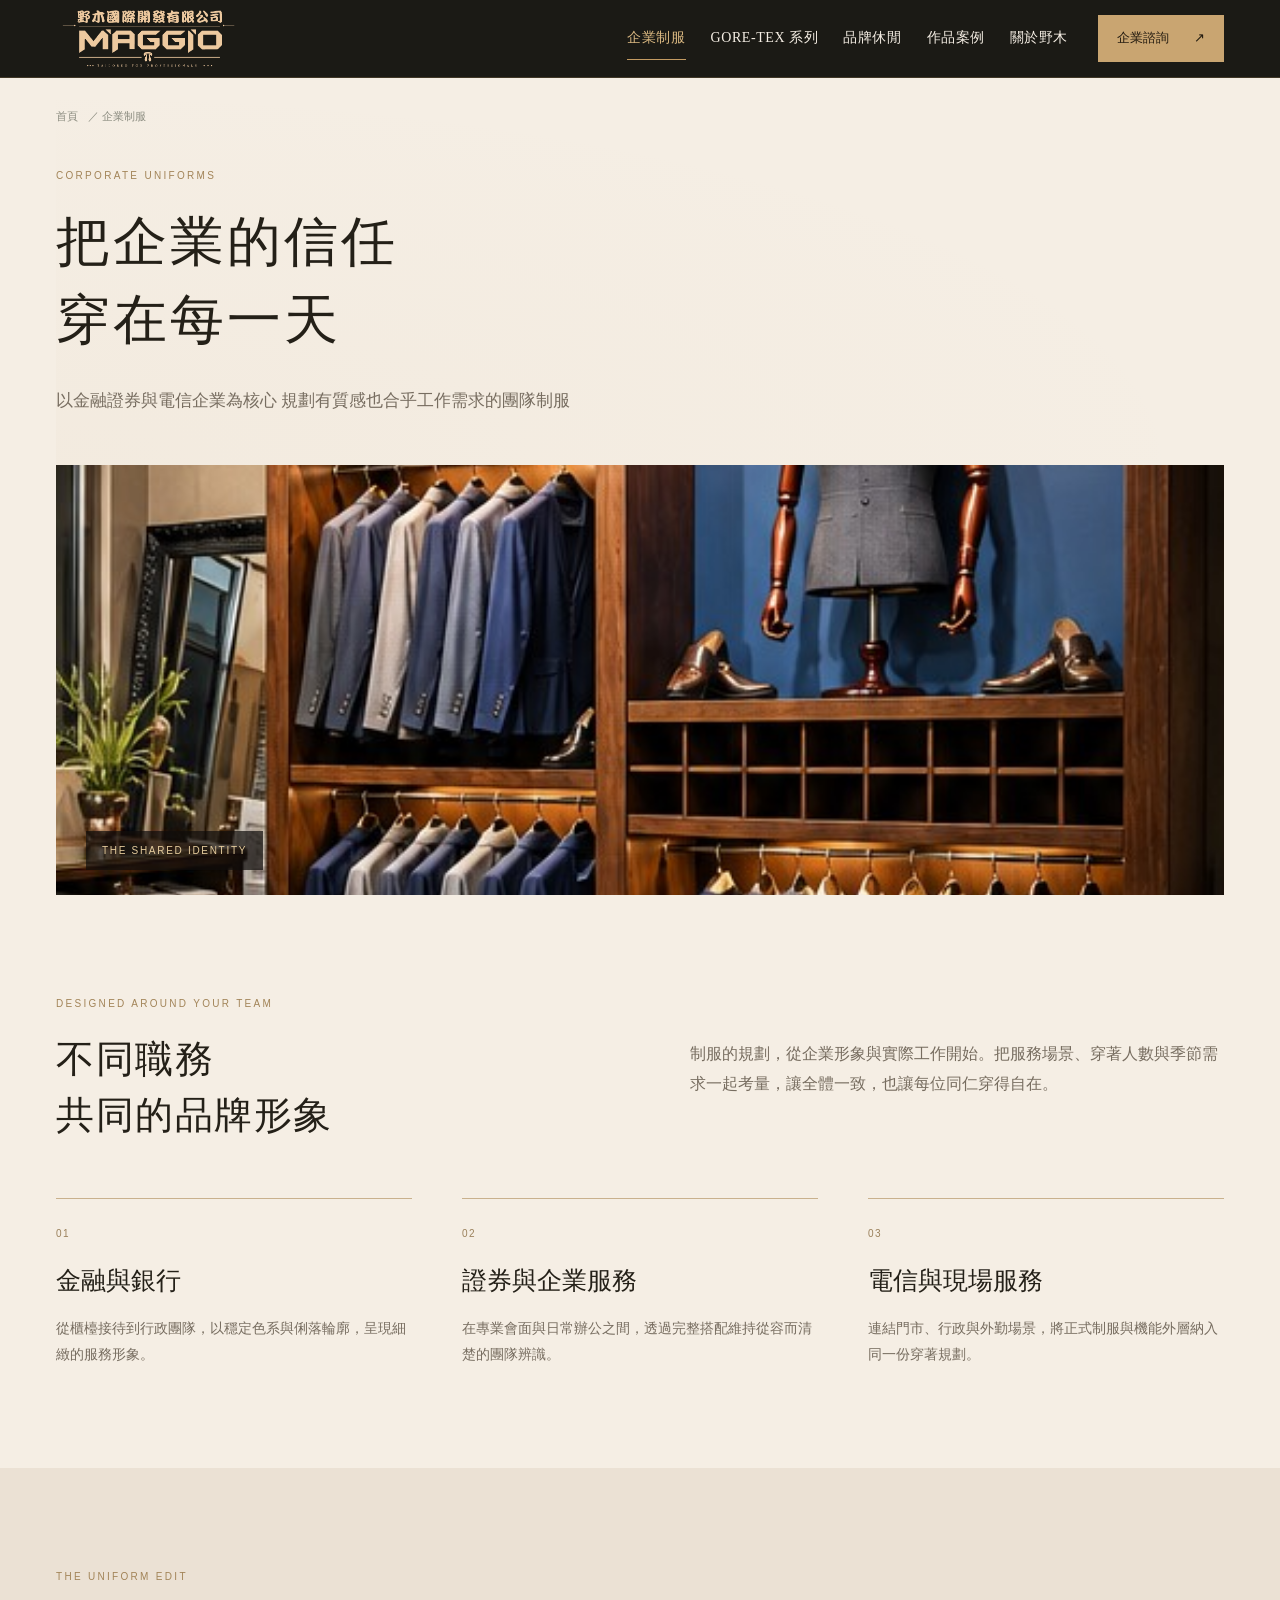
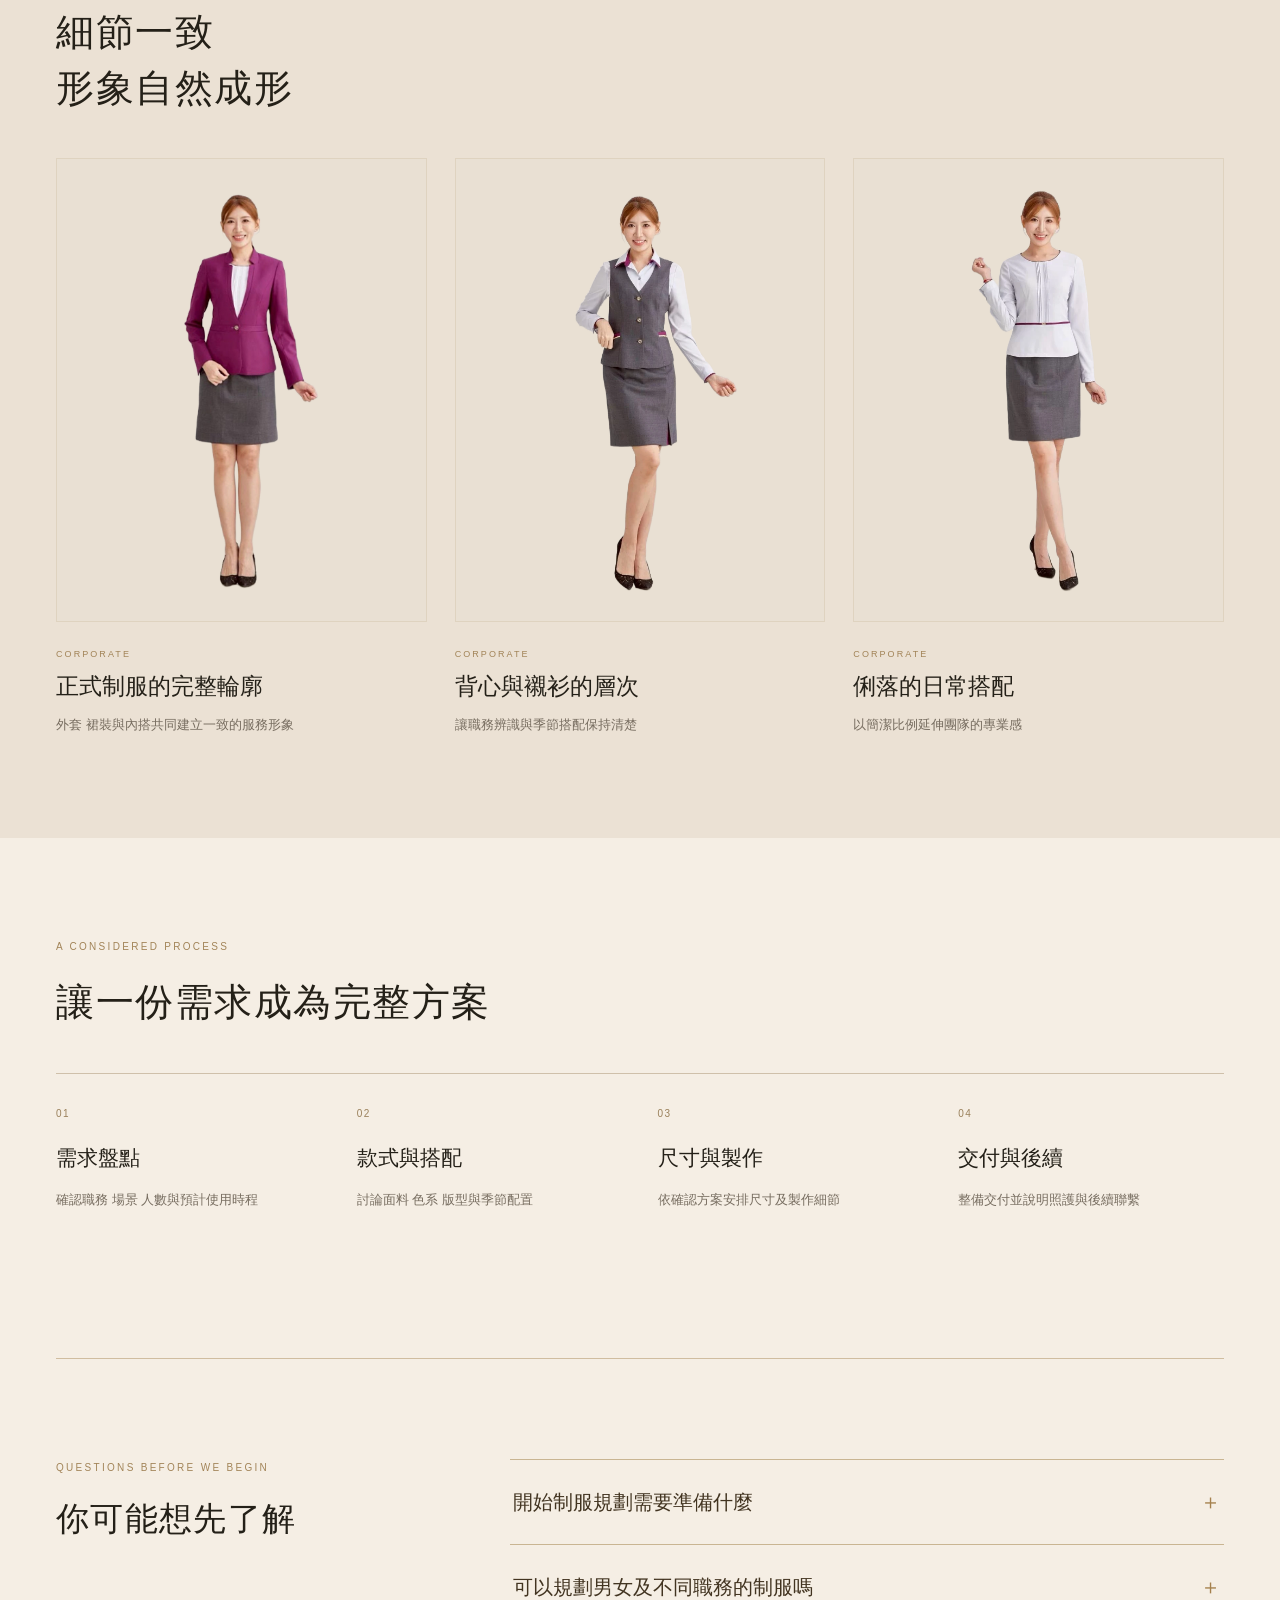
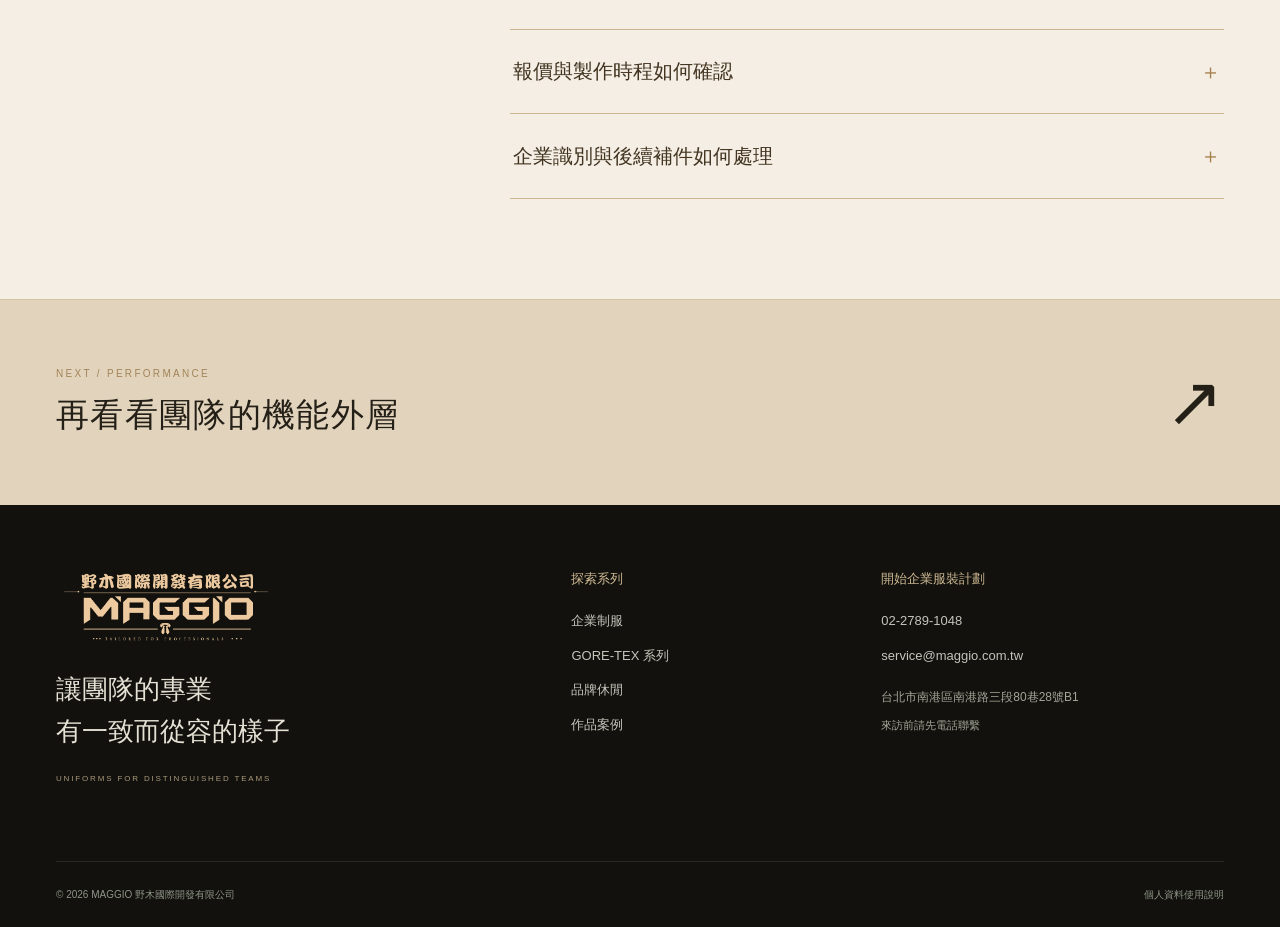
<file: pages/corporate.html>
<!doctype html><html lang="zh-Hant"><head><meta charset="utf-8"><meta name="viewport" content="width=device-width,initial-scale=1"><title>MAGGIO 野木國際｜企業制服</title><meta name="description" content="野木國際以金融證券及電信企業制服為核心 延伸 GORE-TEX 機能外套與品牌休閒規劃"><meta name="robots" content="noindex,nofollow"><meta name="theme-color" content="#151714"><link rel="icon" href="../assets/images/logo.png"><link rel="stylesheet" href="../assets/styles.css?v=20261012-7"><script src="../assets/site.js?v=20261012-1" defer></script><script src="../assets/experience.js?v=20261012-4" defer></script></head><body class="page-corporate"><a class="skip-link" href="#main">跳至主要內容</a><header class="site-header"><div class="container header-inner"><a class="brand" href="../index.html" aria-label="MAGGIO 野木國際 首頁"><img src="../assets/images/logo.png?v=d0197b16" alt="MAGGIO 野木國際開發有限公司" class="" loading="eager" decoding="async"></a><button class="menu-toggle" aria-label="開啟導覽選單" aria-expanded="false" aria-controls="main-nav"><span></span><span></span></button><nav class="main-nav" id="main-nav" aria-label="主導覽"><a href="../pages/corporate.html" aria-current="page">企業制服</a><a href="../pages/performance.html">GORE-TEX 系列</a><a href="../pages/casual.html">品牌休閒</a><a href="../pages/projects.html">作品案例</a><a href="../pages/about.html">關於野木</a></nav><a class="header-cta" href="../pages/contact.html">企業諮詢 <span aria-hidden="true">↗</span></a></div></header><main id="main"><section class="page-intro container"><div class="breadcrumbs"><a href="../index.html">首頁</a><span>／ 企業制服</span></div><p class="eyebrow">CORPORATE UNIFORMS</p><h1>把企業的信任<br>穿在每一天</h1><p class="intro-copy">以金融證券與電信企業為核心 規劃有質感也合乎工作需求的團隊制服</p></section><section class="wide-image container"><svg class="reference-photo " viewBox="480 57 543 435" preserveAspectRatio="xMidYMid slice" role="img" aria-label="金融證券與電信企業制服形象示意"><image href="../assets/images/reference-2.jpg" width="1024" height="1536"/></svg><span>THE SHARED IDENTITY</span></section><section class="section container"><div class="section-heading-row"><div class="section-heading"><p class="eyebrow">DESIGNED AROUND YOUR TEAM</p><h2>不同職務<br>共同的品牌形象</h2></div><p>制服的規劃，從企業形象與實際工作開始。把服務場景、穿著人數與季節需求一起考量，讓全體一致，也讓每位同仁穿得自在。</p></div><div class="sector-grid"><article><span>01</span><h3>金融與銀行</h3><p>從櫃檯接待到行政團隊，以穩定色系與俐落輪廓，呈現細緻的服務形象。</p></article><article><span>02</span><h3>證券與企業服務</h3><p>在專業會面與日常辦公之間，透過完整搭配維持從容而清楚的團隊辨識。</p></article><article><span>03</span><h3>電信與現場服務</h3><p>連結門市、行政與外勤場景，將正式制服與機能外層納入同一份穿著規劃。</p></article></div></section><section class="section warm"><div class="container"><div class="section-heading"><p class="eyebrow">THE UNIFORM EDIT</p><h2>細節一致<br>形象自然成形</h2></div><div class="collection-grid"><article class="collection-card" data-category="corporate"><button class="photo-button" type="button" aria-label="放大查看正式制服的完整輪廓"><img src="../assets/images/winter-women-07.webp?v=84cc7e75" alt="正式制服的完整輪廓" class="" loading="lazy" decoding="async"><span>查看細節 <b aria-hidden="true">＋</b></span></button><div class="collection-caption"><p class="eyebrow">CORPORATE</p><h3>正式制服的完整輪廓</h3><p>外套 裙裝與內搭共同建立一致的服務形象</p></div></article><article class="collection-card" data-category="corporate"><button class="photo-button" type="button" aria-label="放大查看背心與襯衫的層次"><img src="../assets/images/winter-women-04.webp?v=53f3eae4" alt="背心與襯衫的層次" class="" loading="lazy" decoding="async"><span>查看細節 <b aria-hidden="true">＋</b></span></button><div class="collection-caption"><p class="eyebrow">CORPORATE</p><h3>背心與襯衫的層次</h3><p>讓職務辨識與季節搭配保持清楚</p></div></article><article class="collection-card" data-category="corporate"><button class="photo-button" type="button" aria-label="放大查看俐落的日常搭配"><img src="../assets/images/winter-women-05.webp?v=b552538c" alt="俐落的日常搭配" class="" loading="lazy" decoding="async"><span>查看細節 <b aria-hidden="true">＋</b></span></button><div class="collection-caption"><p class="eyebrow">CORPORATE</p><h3>俐落的日常搭配</h3><p>以簡潔比例延伸團隊的專業感</p></div></article></div></div></section><section class="section container"><div class="section-heading"><p class="eyebrow">A CONSIDERED PROCESS</p><h2>讓一份需求成為完整方案</h2></div><div class="process-grid"><article><span>01</span><h3>需求盤點</h3><p>確認職務 場景 人數與預計使用時程</p></article><article><span>02</span><h3>款式與搭配</h3><p>討論面料 色系 版型與季節配置</p></article><article><span>03</span><h3>尺寸與製作</h3><p>依確認方案安排尺寸及製作細節</p></article><article><span>04</span><h3>交付與後續</h3><p>整備交付並說明照護與後續聯繫</p></article></div></section><section class="section container faq-section" id="faq"><div><div class="section-heading"><p class="eyebrow">QUESTIONS BEFORE WE BEGIN</p><h2>你可能想先了解</h2></div></div><div class="faq-list"><details class="faq-item"><summary>開始制服規劃需要準備什麼<span aria-hidden="true">＋</span></summary><p>建議先整理公司與職務類型、預計穿著人數、季節需求及希望交付的時間。若已有企業色系或制服規範，也可在諮詢時一起提供。</p></details><details class="faq-item"><summary>可以規劃男女及不同職務的制服嗎<span aria-hidden="true">＋</span></summary><p>可以從團隊的職務與穿著情境討論，將外套、襯衫、背心、裙裝與褲裝納入搭配方向。實際可製作款式與尺寸安排會依方案確認。</p></details><details class="faq-item"><summary>報價與製作時程如何確認<span aria-hidden="true">＋</span></summary><p>會依品項、面料、數量、識別細節及尺寸需求評估。請先提供預計使用日期，我們再一起確認適合的安排。</p></details><details class="faq-item"><summary>企業識別與後續補件如何處理<span aria-hidden="true">＋</span></summary><p>諮詢時可提出企業標誌、職務識別與後續補件需求。實際可執行方式、數量與條件會在方案中確認。</p></details></div></section><a class="next-page" href="../pages/performance.html"><div class="container"><div><p class="eyebrow">NEXT / PERFORMANCE</p><h2>再看看團隊的機能外層</h2></div><span class="next-arrow" aria-hidden="true">↗</span></div></a></main><footer class="site-footer"><div class="container footer-top"><div><a class="brand" href="../index.html"><img src="../assets/images/logo.png?v=d0197b16" alt="MAGGIO 野木國際開發有限公司" class="" loading="lazy" decoding="async"></a><p>讓團隊的專業<br>有一致而從容的樣子</p><p class="eyebrow">UNIFORMS FOR DISTINGUISHED TEAMS</p></div><div class="footer-links"><h3>探索系列</h3><a href="../pages/corporate.html">企業制服</a><a href="../pages/performance.html">GORE-TEX 系列</a><a href="../pages/casual.html">品牌休閒</a><a href="../pages/projects.html">作品案例</a></div><div class="footer-contact"><h3>開始企業服裝計劃</h3><a href="tel:+886227891048">02-2789-1048</a><a href="mailto:service@maggio.com.tw">service@maggio.com.tw</a><p>台北市南港區南港路三段80巷28號B1</p><small>來訪前請先電話聯繫</small></div></div><div class="container footer-bottom"><span>© 2026 MAGGIO 野木國際開發有限公司</span><span>個人資料使用說明</span></div></footer></body></html>
</file>
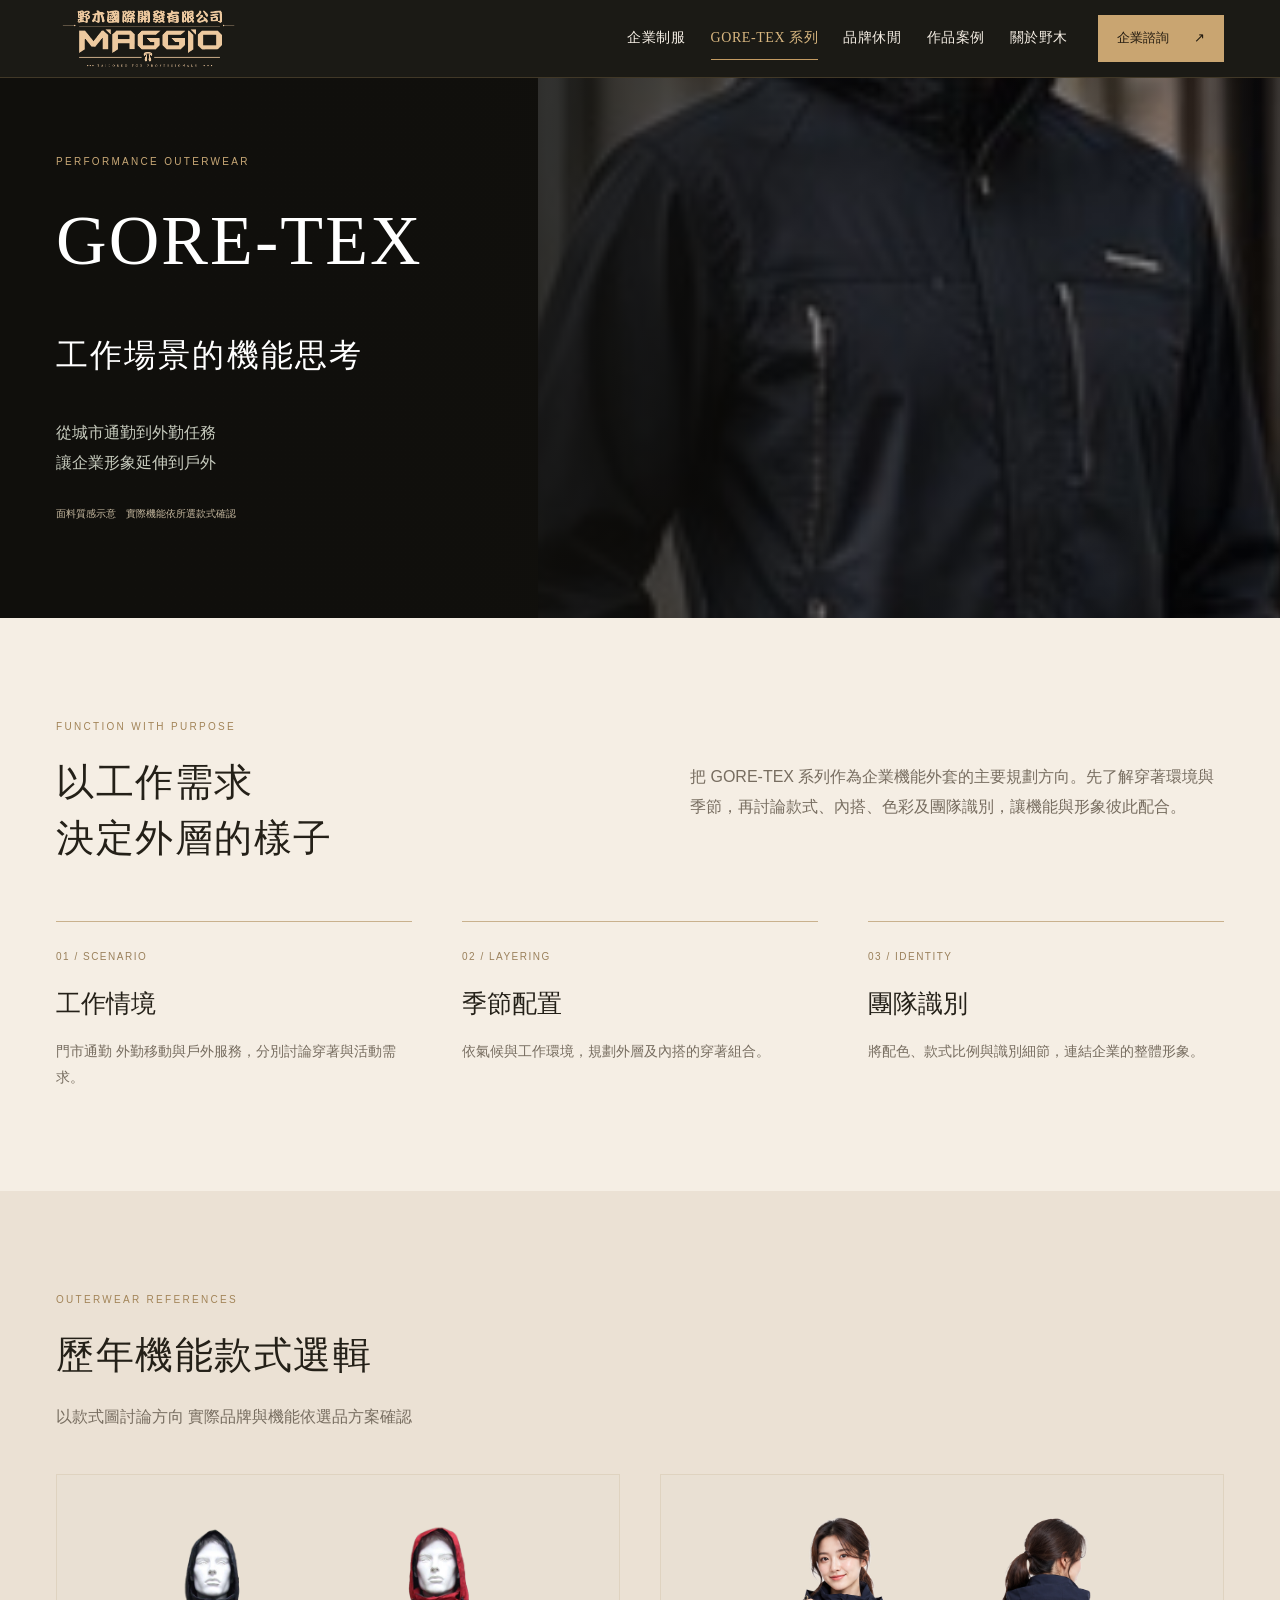
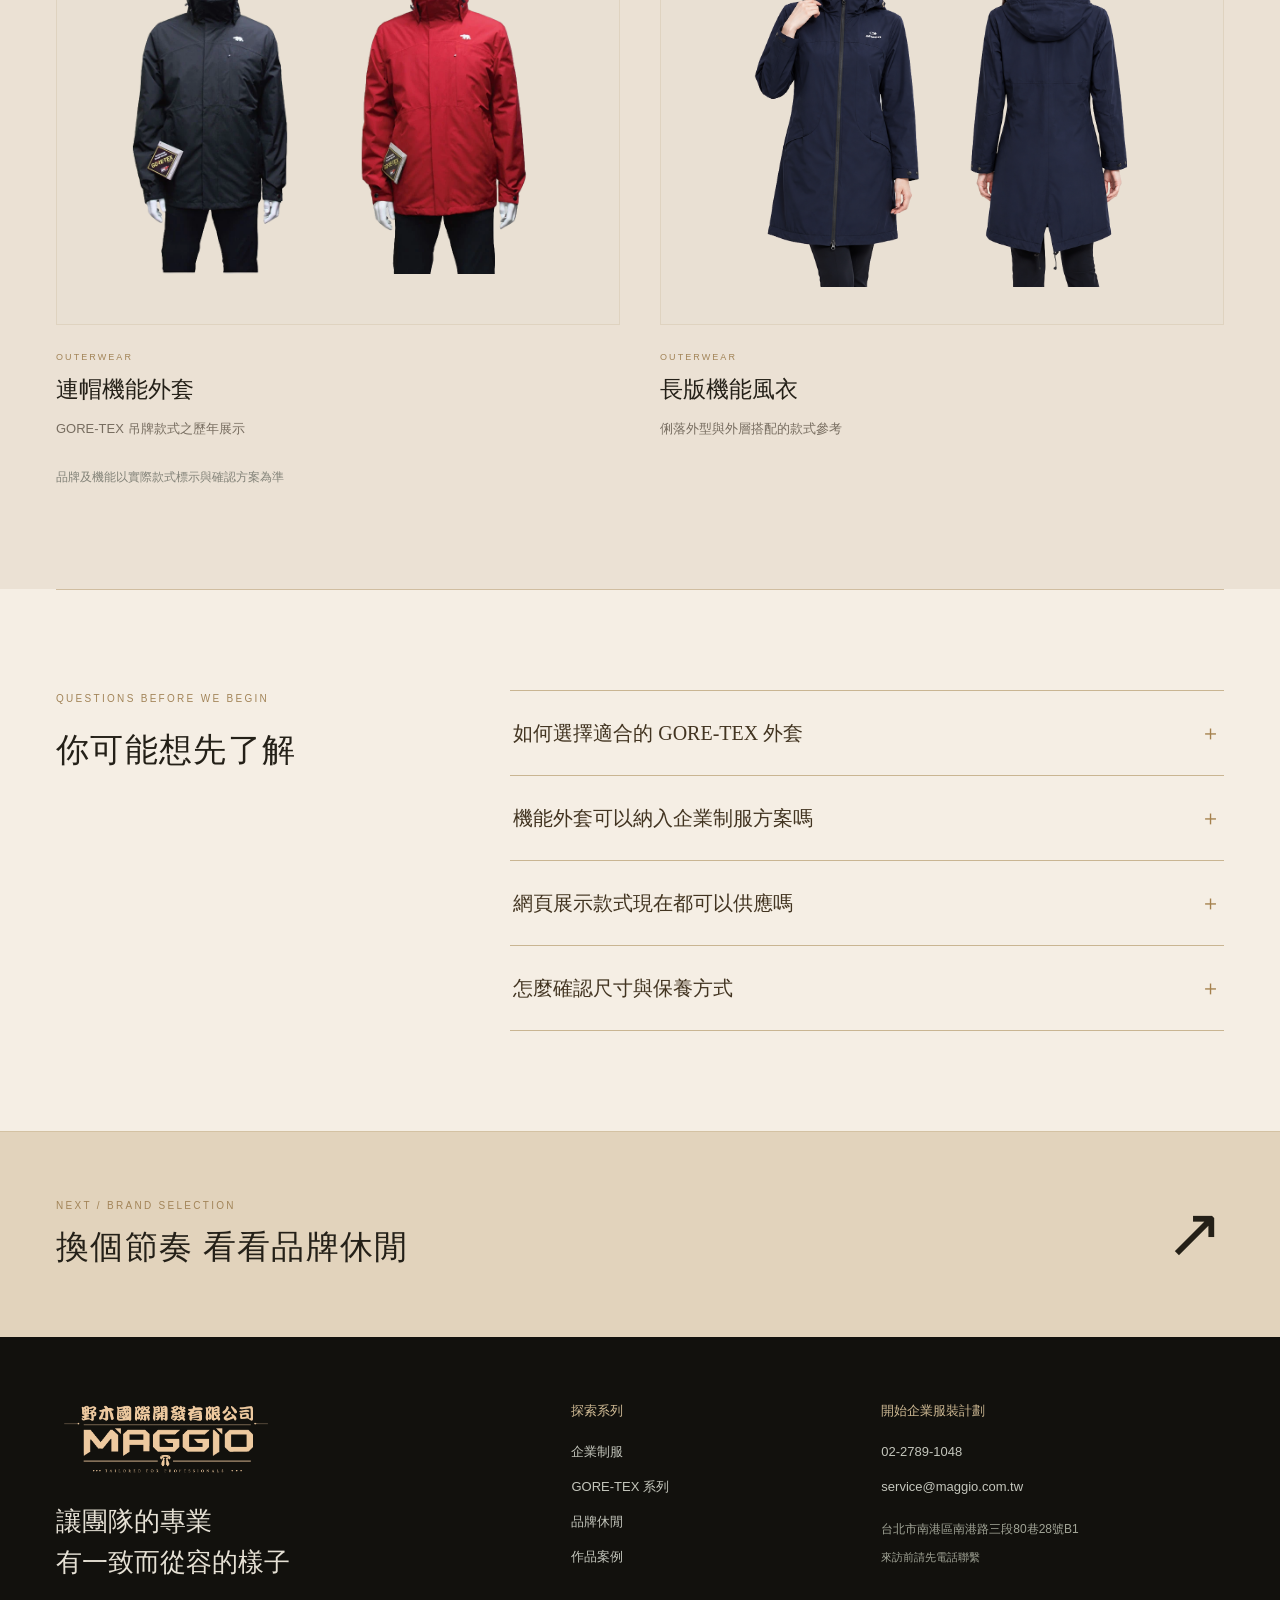
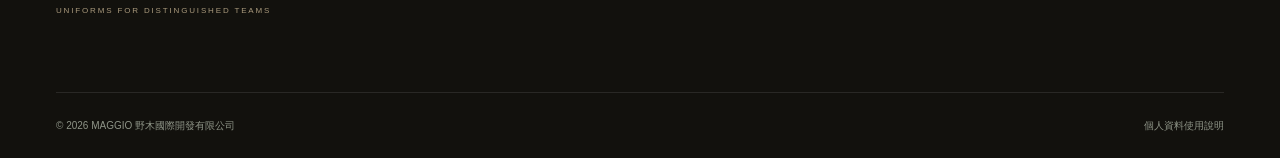
<file: pages/performance.html>
<!doctype html><html lang="zh-Hant"><head><meta charset="utf-8"><meta name="viewport" content="width=device-width,initial-scale=1"><title>MAGGIO 野木國際｜GORE-TEX 系列</title><meta name="description" content="野木國際以金融證券及電信企業制服為核心 延伸 GORE-TEX 機能外套與品牌休閒規劃"><meta name="robots" content="noindex,nofollow"><meta name="theme-color" content="#151714"><link rel="icon" href="../assets/images/logo.png"><link rel="stylesheet" href="../assets/styles.css?v=20261012-7"><script src="../assets/site.js?v=20261012-1" defer></script><script src="../assets/experience.js?v=20261012-4" defer></script></head><body class="page-performance"><a class="skip-link" href="#main">跳至主要內容</a><header class="site-header"><div class="container header-inner"><a class="brand" href="../index.html" aria-label="MAGGIO 野木國際 首頁"><img src="../assets/images/logo.png?v=d0197b16" alt="MAGGIO 野木國際開發有限公司" class="" loading="eager" decoding="async"></a><button class="menu-toggle" aria-label="開啟導覽選單" aria-expanded="false" aria-controls="main-nav"><span></span><span></span></button><nav class="main-nav" id="main-nav" aria-label="主導覽"><a href="../pages/corporate.html">企業制服</a><a href="../pages/performance.html" aria-current="page">GORE-TEX 系列</a><a href="../pages/casual.html">品牌休閒</a><a href="../pages/projects.html">作品案例</a><a href="../pages/about.html">關於野木</a></nav><a class="header-cta" href="../pages/contact.html">企業諮詢 <span aria-hidden="true">↗</span></a></div></header><main id="main"><section class="performance-hero"><svg class="reference-photo performance-reference" viewBox="863 518 132 155" preserveAspectRatio="xMidYMid slice" role="img" aria-label="參考圖中的機能外套款式"><image href="../assets/images/reference-2.jpg" width="1024" height="1536"/></svg><div class="hero-shade"></div><div class="container"><p class="eyebrow">PERFORMANCE OUTERWEAR</p><h1>GORE-TEX<br><span>工作場景的機能思考</span></h1><p>從城市通勤到外勤任務<br>讓企業形象延伸到戶外</p><small>面料質感示意　實際機能依所選款式確認</small></div></section><section class="section container"><div class="section-heading-row"><div class="section-heading"><p class="eyebrow">FUNCTION WITH PURPOSE</p><h2>以工作需求<br>決定外層的樣子</h2></div><p>把 GORE-TEX 系列作為企業機能外套的主要規劃方向。先了解穿著環境與季節，再討論款式、內搭、色彩及團隊識別，讓機能與形象彼此配合。</p></div><div class="sector-grid"><article><span>01 / SCENARIO</span><h3>工作情境</h3><p>門市通勤 外勤移動與戶外服務，分別討論穿著與活動需求。</p></article><article><span>02 / LAYERING</span><h3>季節配置</h3><p>依氣候與工作環境，規劃外層及內搭的穿著組合。</p></article><article><span>03 / IDENTITY</span><h3>團隊識別</h3><p>將配色、款式比例與識別細節，連結企業的整體形象。</p></article></div></section><section class="section warm"><div class="container"><div class="section-heading"><p class="eyebrow">OUTERWEAR REFERENCES</p><h2>歷年機能款式選輯</h2><p>以款式圖討論方向 實際品牌與機能依選品方案確認</p></div><div class="collection-grid two"><article class="collection-card" data-category="outerwear"><button class="photo-button" type="button" aria-label="放大查看連帽機能外套"><img src="../assets/images/original-44.webp?v=fff7726e" alt="連帽機能外套" class="" loading="lazy" decoding="async"><span>查看細節 <b aria-hidden="true">＋</b></span></button><div class="collection-caption"><p class="eyebrow">OUTERWEAR</p><h3>連帽機能外套</h3><p>GORE-TEX 吊牌款式之歷年展示</p></div></article><article class="collection-card" data-category="outerwear"><button class="photo-button" type="button" aria-label="放大查看長版機能風衣"><img src="../assets/images/original-46.webp?v=12a197de" alt="長版機能風衣" class="" loading="lazy" decoding="async"><span>查看細節 <b aria-hidden="true">＋</b></span></button><div class="collection-caption"><p class="eyebrow">OUTERWEAR</p><h3>長版機能風衣</h3><p>俐落外型與外層搭配的款式參考</p></div></article></div><p class="note">品牌及機能以實際款式標示與確認方案為準</p></div></section><section class="section container faq-section" id="faq"><div><div class="section-heading"><p class="eyebrow">QUESTIONS BEFORE WE BEGIN</p><h2>你可能想先了解</h2></div></div><div class="faq-list"><details class="faq-item"><summary>如何選擇適合的 GORE-TEX 外套<span aria-hidden="true">＋</span></summary><p>先了解工作環境、季節、移動方式與內搭需求，再討論合適的系列與款式。各款面料與機能以實際產品標示及確認方案為準。</p></details><details class="faq-item"><summary>機能外套可以納入企業制服方案嗎<span aria-hidden="true">＋</span></summary><p>可將外勤或通勤的外層需求與企業制服一併討論，考量團隊配色、穿著層次與識別細節。</p></details><details class="faq-item"><summary>網頁展示款式現在都可以供應嗎<span aria-hidden="true">＋</span></summary><p>圖片是歷年作品與款式參考。現行可供應品牌、顏色、尺寸及數量，請於詢問時確認。</p></details><details class="faq-item"><summary>怎麼確認尺寸與保養方式<span aria-hidden="true">＋</span></summary><p>尺寸安排依選定款式確認；保養請遵循實際服裝洗標與品牌說明。交付時可進一步詢問穿著及照護注意事項。</p></details></div></section><a class="next-page" href="../pages/casual.html"><div class="container"><div><p class="eyebrow">NEXT / BRAND SELECTION</p><h2>換個節奏 看看品牌休閒</h2></div><span class="next-arrow" aria-hidden="true">↗</span></div></a></main><footer class="site-footer"><div class="container footer-top"><div><a class="brand" href="../index.html"><img src="../assets/images/logo.png?v=d0197b16" alt="MAGGIO 野木國際開發有限公司" class="" loading="lazy" decoding="async"></a><p>讓團隊的專業<br>有一致而從容的樣子</p><p class="eyebrow">UNIFORMS FOR DISTINGUISHED TEAMS</p></div><div class="footer-links"><h3>探索系列</h3><a href="../pages/corporate.html">企業制服</a><a href="../pages/performance.html">GORE-TEX 系列</a><a href="../pages/casual.html">品牌休閒</a><a href="../pages/projects.html">作品案例</a></div><div class="footer-contact"><h3>開始企業服裝計劃</h3><a href="tel:+886227891048">02-2789-1048</a><a href="mailto:service@maggio.com.tw">service@maggio.com.tw</a><p>台北市南港區南港路三段80巷28號B1</p><small>來訪前請先電話聯繫</small></div></div><div class="container footer-bottom"><span>© 2026 MAGGIO 野木國際開發有限公司</span><span>個人資料使用說明</span></div></footer></body></html>
</file>
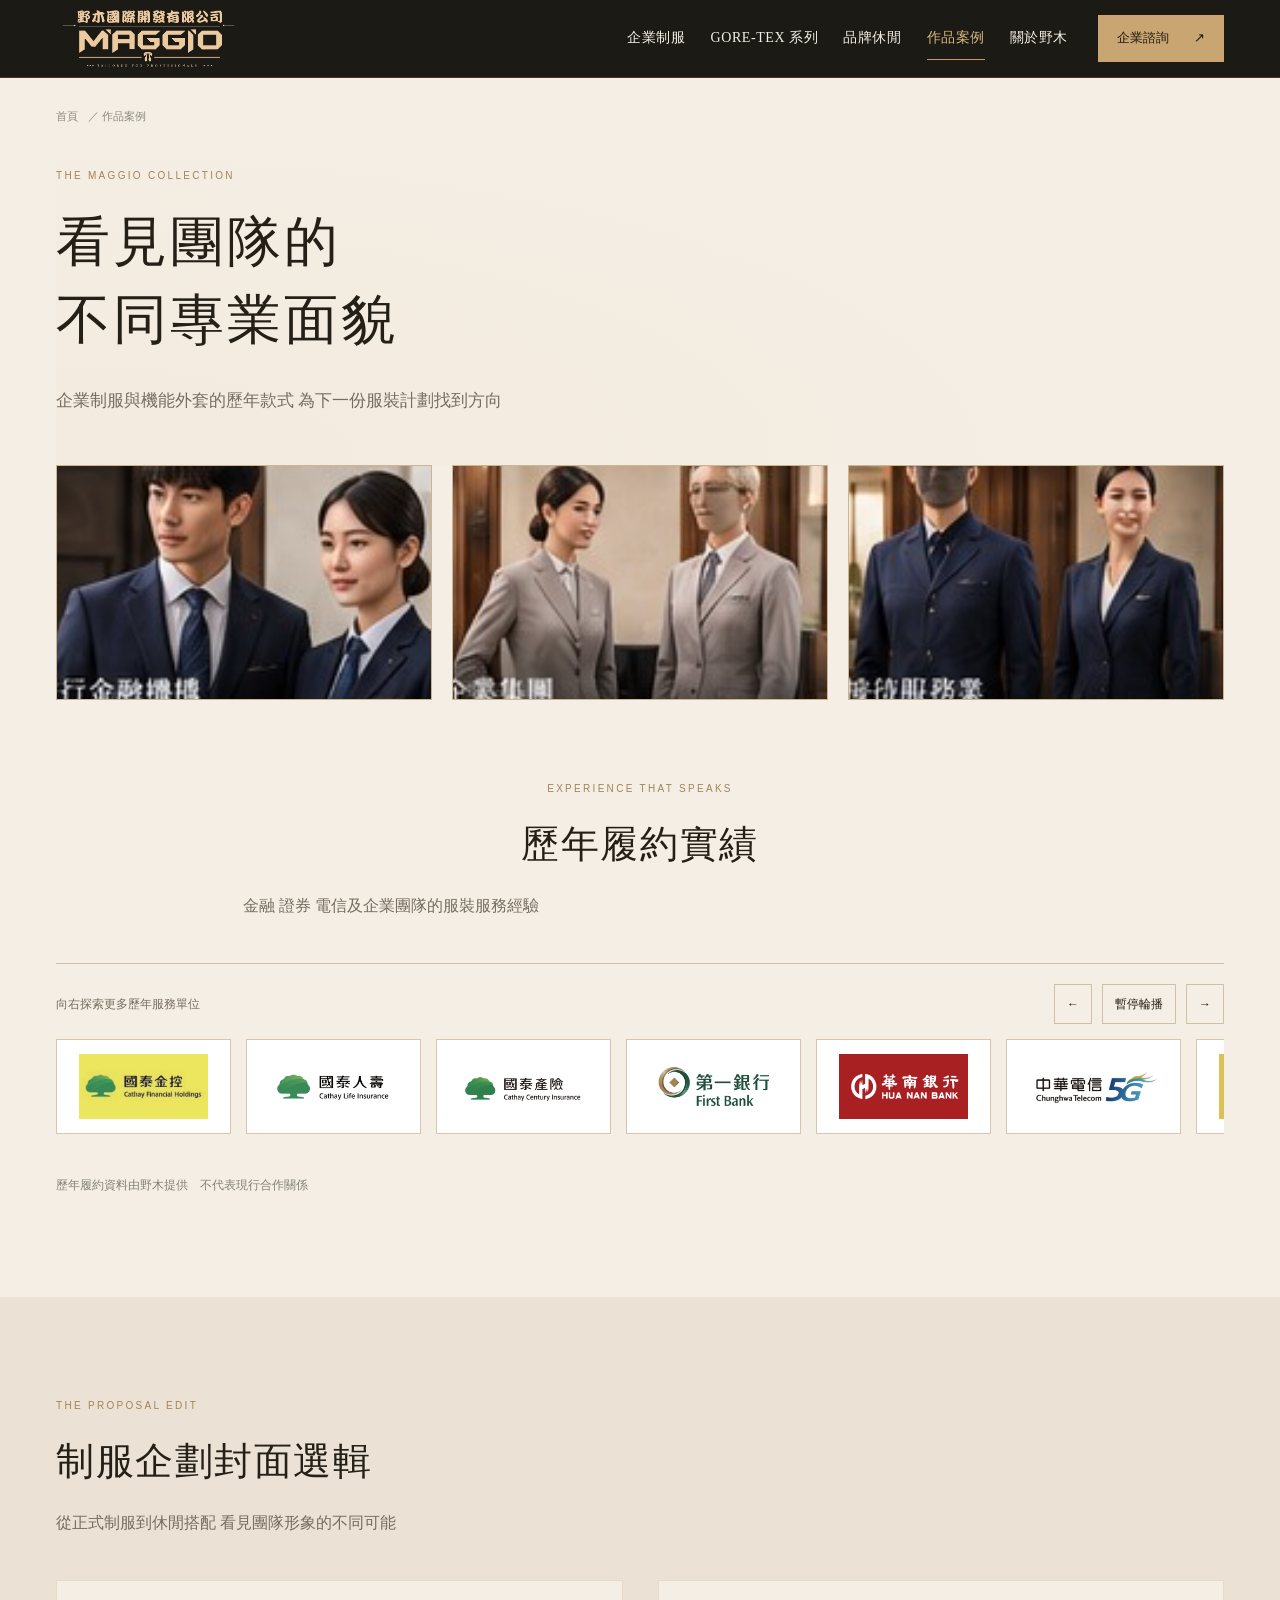
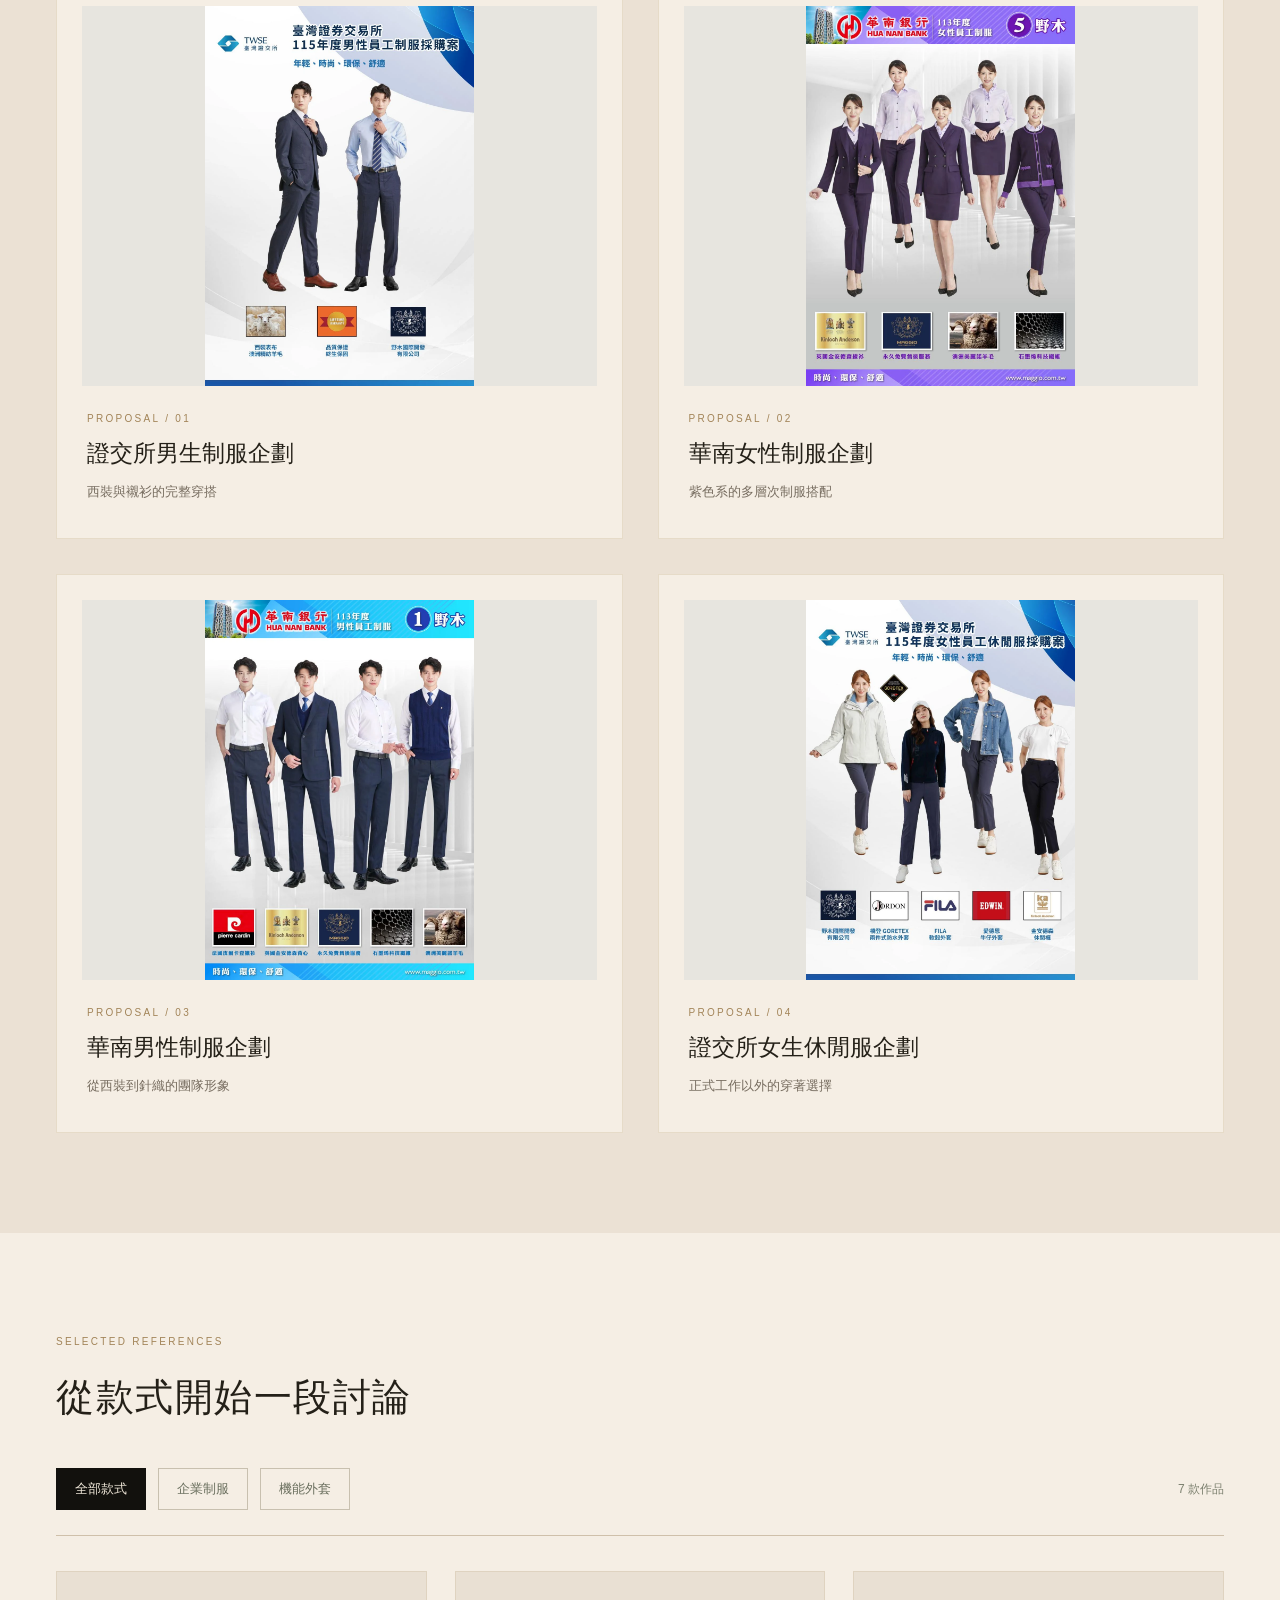
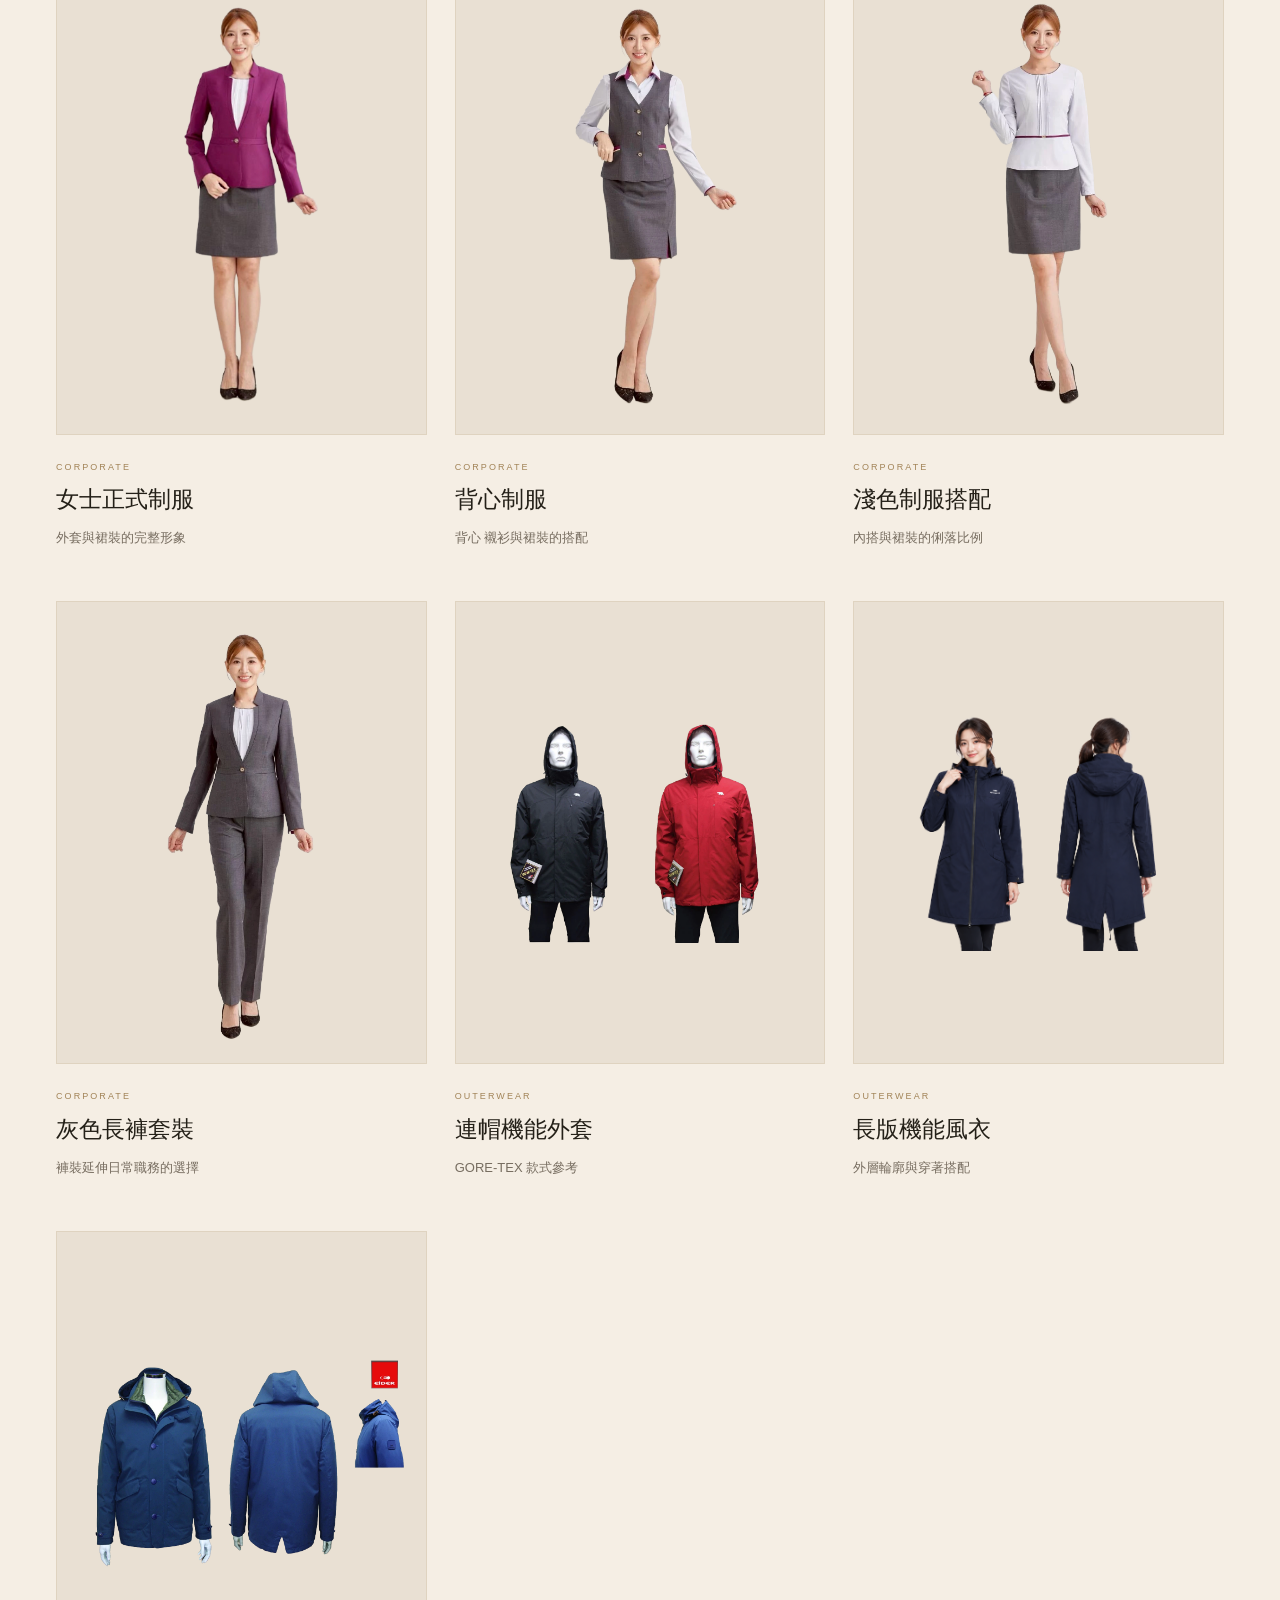
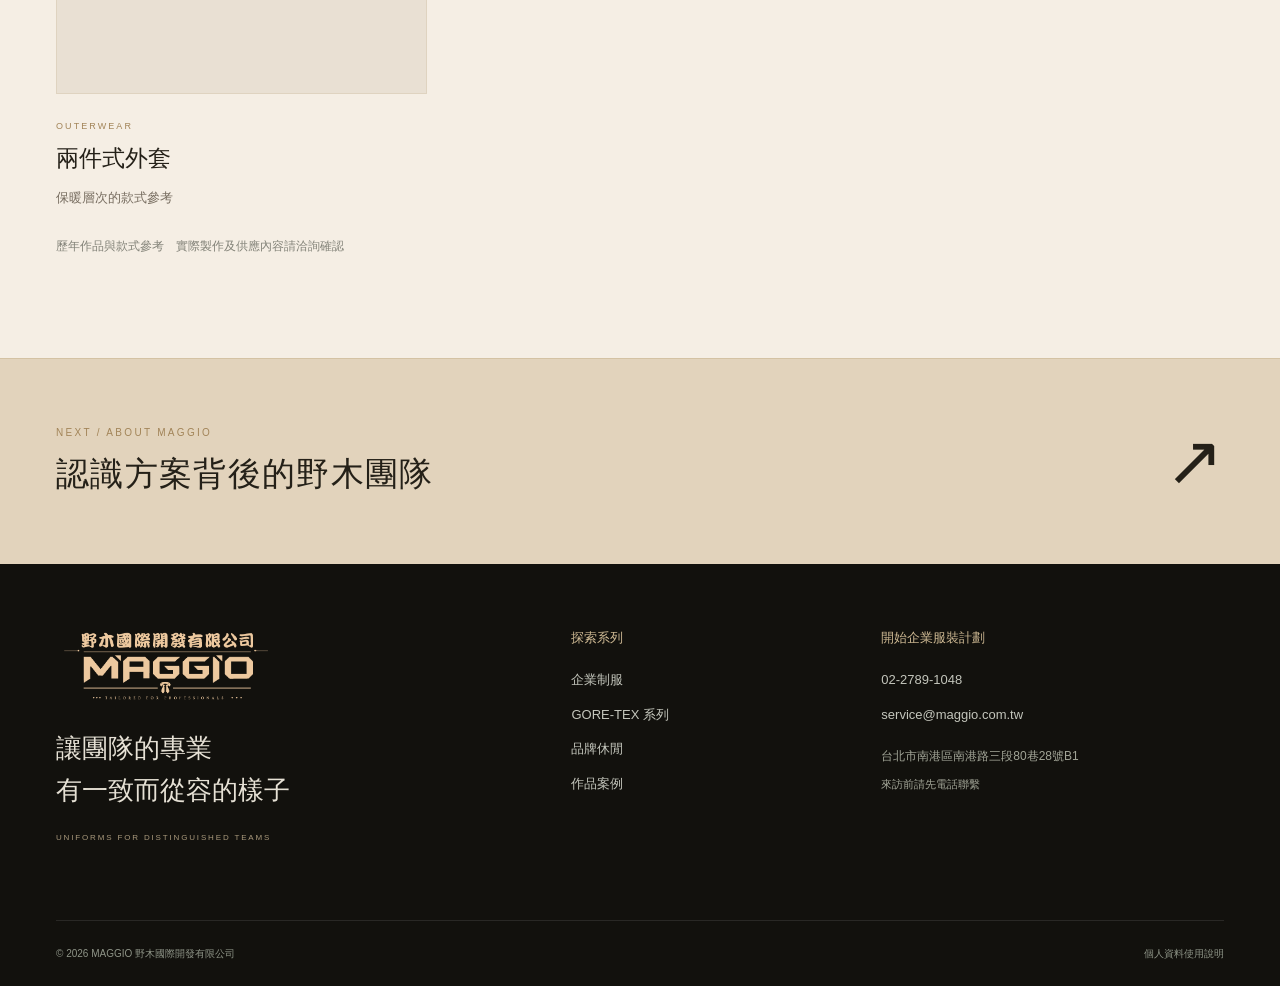
<file: pages/projects.html>
<!doctype html><html lang="zh-Hant"><head><meta charset="utf-8"><meta name="viewport" content="width=device-width,initial-scale=1"><title>MAGGIO 野木國際｜作品案例</title><meta name="description" content="野木國際以金融證券及電信企業制服為核心 延伸 GORE-TEX 機能外套與品牌休閒規劃"><meta name="robots" content="noindex,nofollow"><meta name="theme-color" content="#151714"><link rel="icon" href="../assets/images/logo.png"><link rel="stylesheet" href="../assets/styles.css?v=20261012-7"><script src="../assets/site.js?v=20261012-1" defer></script><script src="../assets/experience.js?v=20261012-4" defer></script></head><body class="page-projects"><a class="skip-link" href="#main">跳至主要內容</a><header class="site-header"><div class="container header-inner"><a class="brand" href="../index.html" aria-label="MAGGIO 野木國際 首頁"><img src="../assets/images/logo.png?v=d0197b16" alt="MAGGIO 野木國際開發有限公司" class="" loading="eager" decoding="async"></a><button class="menu-toggle" aria-label="開啟導覽選單" aria-expanded="false" aria-controls="main-nav"><span></span><span></span></button><nav class="main-nav" id="main-nav" aria-label="主導覽"><a href="../pages/corporate.html">企業制服</a><a href="../pages/performance.html">GORE-TEX 系列</a><a href="../pages/casual.html">品牌休閒</a><a href="../pages/projects.html" aria-current="page">作品案例</a><a href="../pages/about.html">關於野木</a></nav><a class="header-cta" href="../pages/contact.html">企業諮詢 <span aria-hidden="true">↗</span></a></div></header><main id="main"><section class="page-intro container"><div class="breadcrumbs"><a href="../index.html">首頁</a><span>／ 作品案例</span></div><p class="eyebrow">THE MAGGIO COLLECTION</p><h1>看見團隊的<br>不同專業面貌</h1><p class="intro-copy">企業制服與機能外套的歷年款式 為下一份服裝計劃找到方向</p></section><section class="reference-case-strip container"><svg class="reference-photo " viewBox="238 1239 195 99" preserveAspectRatio="xMidYMid slice" role="img" aria-label="金融證券團隊制服形象參考"><image href="../assets/images/reference-2.jpg" width="1024" height="1536"/></svg><svg class="reference-photo " viewBox="444 1239 166 99" preserveAspectRatio="xMidYMid slice" role="img" aria-label="企業行政制服形象參考"><image href="../assets/images/reference-2.jpg" width="1024" height="1536"/></svg><svg class="reference-photo " viewBox="629 1239 168 99" preserveAspectRatio="xMidYMid slice" role="img" aria-label="接待服務制服形象參考"><image href="../assets/images/reference-2.jpg" width="1024" height="1536"/></svg></section><section class="client-section section container"><div class="section-heading"><p class="eyebrow">EXPERIENCE THAT SPEAKS</p><h2>歷年履約實績</h2><p>金融 證券 電信及企業團隊的服裝服務經驗</p></div><div class="client-toolbar"><span>向右探索更多歷年服務單位</span><div><button data-client-prev aria-label="上一組履約實績">←</button><button data-client-pause aria-pressed="false">暫停輪播</button><button data-client-next aria-label="下一組履約實績">→</button></div></div><ul class="client-track" aria-label="歷年履約單位標誌 可左右滑動"><li><img src="../assets/client-logos/client-01.webp?v=4dc220d6" alt="國泰金控" class="" loading="lazy" decoding="async"></li><li><img src="../assets/client-logos/client-02.webp?v=b210c4f6" alt="國泰人壽" class="" loading="lazy" decoding="async"></li><li><img src="../assets/client-logos/client-03.webp?v=b654eed2" alt="國泰產險" class="" loading="lazy" decoding="async"></li><li><img src="../assets/client-logos/client-04.webp?v=b641764c" alt="第一銀行" class="" loading="lazy" decoding="async"></li><li><img src="../assets/client-logos/client-05.webp?v=5c2bcfdb" alt="華南銀行" class="" loading="lazy" decoding="async"></li><li><img src="../assets/client-logos/client-06.webp?v=be9cbd75" alt="中華電信" class="" loading="lazy" decoding="async"></li><li><img src="../assets/client-logos/client-07.webp?v=8a030a4a" alt="彰化銀行" class="" loading="lazy" decoding="async"></li><li><img src="../assets/client-logos/client-08.webp?v=fcb34a99" alt="高雄銀行" class="" loading="lazy" decoding="async"></li><li><img src="../assets/client-logos/client-09.webp?v=f62a8277" alt="台北富邦銀行" class="" loading="lazy" decoding="async"></li><li><img src="../assets/client-logos/client-10.webp?v=2e89883d" alt="富邦證券" class="" loading="lazy" decoding="async"></li><li><img src="../assets/client-logos/client-11.webp?v=af2362e2" alt="富邦建設" class="" loading="lazy" decoding="async"></li><li><img src="../assets/client-logos/client-12.webp?v=6270f0ee" alt="國票金控" class="" loading="lazy" decoding="async"></li><li><img src="../assets/client-logos/client-13.webp?v=a3206847" alt="台灣世曦" class="" loading="lazy" decoding="async"></li><li><img src="../assets/client-logos/client-14.webp?v=7c790695" alt="兆豐國際商業銀行" class="" loading="lazy" decoding="async"></li><li><img src="../assets/client-logos/client-15.webp?v=ae140ace" alt="華南產物保險" class="" loading="lazy" decoding="async"></li><li><img src="../assets/client-logos/client-16.webp?v=5c85f7c4" alt="華南永昌證券" class="" loading="lazy" decoding="async"></li><li><img src="../assets/client-logos/client-17.webp?v=4c42ccef" alt="櫃買中心" class="" loading="lazy" decoding="async"></li><li><img src="../assets/client-logos/client-18.webp?v=f4a0a4f3" alt="中小企業信用保證基金" class="" loading="lazy" decoding="async"></li><li><img src="../assets/client-logos/client-19.webp?v=dc3bf39d" alt="統一綜合證券" class="" loading="lazy" decoding="async"></li><li><img src="../assets/client-logos/client-20.webp?v=90e96d07" alt="臺灣證券交易所" class="" loading="lazy" decoding="async"></li></ul><p class="note">歷年履約資料由野木提供　不代表現行合作關係</p></section><section class="section warm" id="proposals"><div class="container"><div class="section-heading"><p class="eyebrow">THE PROPOSAL EDIT</p><h2>制服企劃封面選輯</h2><p>從正式制服到休閒搭配 看見團隊形象的不同可能</p></div><div class="proposal-grid"><article class="proposal-card"><img src="../assets/brochures/twse-men-1.webp?v=422d9f06" alt="證交所男生制服企劃封面" class="" loading="lazy" decoding="async"><div><p class="eyebrow">PROPOSAL / 01</p><h3>證交所男生制服企劃</h3><p>西裝與襯衫的完整穿搭</p></div></article><article class="proposal-card"><img src="../assets/brochures/huanan-women-1.webp?v=dae5557e" alt="華南女性制服企劃封面" class="" loading="lazy" decoding="async"><div><p class="eyebrow">PROPOSAL / 02</p><h3>華南女性制服企劃</h3><p>紫色系的多層次制服搭配</p></div></article><article class="proposal-card"><img src="../assets/brochures/huanan-men-1.webp?v=798f6134" alt="華南男性制服企劃封面" class="" loading="lazy" decoding="async"><div><p class="eyebrow">PROPOSAL / 03</p><h3>華南男性制服企劃</h3><p>從西裝到針織的團隊形象</p></div></article><article class="proposal-card"><img src="../assets/brochures/twse-women-1.webp?v=3790af43" alt="證交所女生休閒服企劃封面" class="" loading="lazy" decoding="async"><div><p class="eyebrow">PROPOSAL / 04</p><h3>證交所女生休閒服企劃</h3><p>正式工作以外的穿著選擇</p></div></article></div></div></section><section class="section container" id="collection"><div class="section-heading"><p class="eyebrow">SELECTED REFERENCES</p><h2>從款式開始一段討論</h2></div><div class="filter-bar" role="group" aria-label="篩選作品"><button data-filter="all" aria-pressed="true">全部款式</button><button data-filter="corporate" aria-pressed="false">企業制服</button><button data-filter="outerwear" aria-pressed="false">機能外套</button><span class="filter-status" aria-live="polite">7 款作品</span></div><div class="collection-grid"><article class="collection-card" data-category="corporate"><button class="photo-button" type="button" aria-label="放大查看女士正式制服"><img src="../assets/images/winter-women-07.webp?v=84cc7e75" alt="女士正式制服" class="" loading="lazy" decoding="async"><span>查看細節 <b aria-hidden="true">＋</b></span></button><div class="collection-caption"><p class="eyebrow">CORPORATE</p><h3>女士正式制服</h3><p>外套與裙裝的完整形象</p></div></article><article class="collection-card" data-category="corporate"><button class="photo-button" type="button" aria-label="放大查看背心制服"><img src="../assets/images/winter-women-04.webp?v=53f3eae4" alt="背心制服" class="" loading="lazy" decoding="async"><span>查看細節 <b aria-hidden="true">＋</b></span></button><div class="collection-caption"><p class="eyebrow">CORPORATE</p><h3>背心制服</h3><p>背心 襯衫與裙裝的搭配</p></div></article><article class="collection-card" data-category="corporate"><button class="photo-button" type="button" aria-label="放大查看淺色制服搭配"><img src="../assets/images/winter-women-05.webp?v=b552538c" alt="淺色制服搭配" class="" loading="lazy" decoding="async"><span>查看細節 <b aria-hidden="true">＋</b></span></button><div class="collection-caption"><p class="eyebrow">CORPORATE</p><h3>淺色制服搭配</h3><p>內搭與裙裝的俐落比例</p></div></article><article class="collection-card" data-category="corporate"><button class="photo-button" type="button" aria-label="放大查看灰色長褲套裝"><img src="../assets/images/winter-women-01.webp?v=0b4c87f3" alt="灰色長褲套裝" class="" loading="lazy" decoding="async"><span>查看細節 <b aria-hidden="true">＋</b></span></button><div class="collection-caption"><p class="eyebrow">CORPORATE</p><h3>灰色長褲套裝</h3><p>褲裝延伸日常職務的選擇</p></div></article><article class="collection-card" data-category="outerwear"><button class="photo-button" type="button" aria-label="放大查看連帽機能外套"><img src="../assets/images/original-44.webp?v=fff7726e" alt="連帽機能外套" class="" loading="lazy" decoding="async"><span>查看細節 <b aria-hidden="true">＋</b></span></button><div class="collection-caption"><p class="eyebrow">OUTERWEAR</p><h3>連帽機能外套</h3><p>GORE-TEX 款式參考</p></div></article><article class="collection-card" data-category="outerwear"><button class="photo-button" type="button" aria-label="放大查看長版機能風衣"><img src="../assets/images/original-46.webp?v=12a197de" alt="長版機能風衣" class="" loading="lazy" decoding="async"><span>查看細節 <b aria-hidden="true">＋</b></span></button><div class="collection-caption"><p class="eyebrow">OUTERWEAR</p><h3>長版機能風衣</h3><p>外層輪廓與穿著搭配</p></div></article><article class="collection-card" data-category="outerwear"><button class="photo-button" type="button" aria-label="放大查看兩件式外套"><img src="../assets/images/original-48.webp?v=f4982c20" alt="兩件式外套" class="" loading="lazy" decoding="async"><span>查看細節 <b aria-hidden="true">＋</b></span></button><div class="collection-caption"><p class="eyebrow">OUTERWEAR</p><h3>兩件式外套</h3><p>保暖層次的款式參考</p></div></article></div><p class="note">歷年作品與款式參考　實際製作及供應內容請洽詢確認</p></section><a class="next-page" href="../pages/about.html"><div class="container"><div><p class="eyebrow">NEXT / ABOUT MAGGIO</p><h2>認識方案背後的野木團隊</h2></div><span class="next-arrow" aria-hidden="true">↗</span></div></a></main><footer class="site-footer"><div class="container footer-top"><div><a class="brand" href="../index.html"><img src="../assets/images/logo.png?v=d0197b16" alt="MAGGIO 野木國際開發有限公司" class="" loading="lazy" decoding="async"></a><p>讓團隊的專業<br>有一致而從容的樣子</p><p class="eyebrow">UNIFORMS FOR DISTINGUISHED TEAMS</p></div><div class="footer-links"><h3>探索系列</h3><a href="../pages/corporate.html">企業制服</a><a href="../pages/performance.html">GORE-TEX 系列</a><a href="../pages/casual.html">品牌休閒</a><a href="../pages/projects.html">作品案例</a></div><div class="footer-contact"><h3>開始企業服裝計劃</h3><a href="tel:+886227891048">02-2789-1048</a><a href="mailto:service@maggio.com.tw">service@maggio.com.tw</a><p>台北市南港區南港路三段80巷28號B1</p><small>來訪前請先電話聯繫</small></div></div><div class="container footer-bottom"><span>© 2026 MAGGIO 野木國際開發有限公司</span><span>個人資料使用說明</span></div></footer></body></html>
</file>
<file: assets/styles.css>
@charset "UTF-8";
:root{--ink:#22241f;--muted:#73766c;--dark:#151714;--gold:#b89359;--cream:#f7f5ef;--warm:#eeebe2;--line:#d6d0c4;--serif:Georgia,"Noto Serif TC","PMingLiU",serif;--sans:"Microsoft JhengHei","PingFang TC",sans-serif}*{box-sizing:border-box}html{scroll-behavior:smooth;scroll-padding-top:100px}body{margin:0;background:var(--cream);color:var(--ink);font-family:var(--sans);font-size:16px;line-height:1.9}a{color:inherit;text-decoration:none}button,input,textarea,select{font:inherit}button,a,input,select,textarea{-webkit-tap-highlight-color:transparent}button{cursor:pointer}button:focus-visible,a:focus-visible{outline:2px solid var(--gold);outline-offset:5px}img{display:block;max-width:100%;height:auto}figure,p,h1,h2,h3{margin:0}h1,h2,h3{font-family:var(--serif);font-weight:400;line-height:1.45}h1{font-size:clamp(42px,4.7vw,70px);letter-spacing:.055em}h2{font-size:clamp(30px,3.1vw,46px);letter-spacing:.04em}h3{font-size:25px}p{color:var(--muted)}[hidden]{display:none!important}.container{width:min(1280px,calc(100% - 112px));margin-inline:auto}.section{padding-block:100px}.warm{background:var(--warm)}.dark{background:var(--dark);color:var(--cream)}.dark p{color:#bcbdb5}.eyebrow{font-family:var(--sans);font-size:10px;letter-spacing:.23em;line-height:1.7;color:#987742;margin-bottom:20px}.section-heading{margin-bottom:42px}.section-heading>p:last-child:not(.eyebrow){margin-top:18px;max-width:670px}.note{font-size:12px;color:#828278;margin-top:25px}.button{border:1px solid var(--gold);background:var(--gold);color:#fff;display:inline-flex;align-items:center;justify-content:space-between;gap:38px;padding:15px 25px;min-height:54px;font-size:14px;letter-spacing:.08em;transition:background .25s,color .25s}.button:hover{background:#987341;border-color:#987341}.button.quiet{background:transparent;color:inherit;border-color:#a8a190}.button.quiet:hover{background:#b8935920}.text-link{display:inline-block;border-bottom:1px solid var(--gold);padding-bottom:8px;font-size:14px}.skip-link{position:fixed;top:-90px;left:20px;background:var(--cream);color:var(--ink);padding:10px;z-index:99}.skip-link:focus{top:10px}.site-header{height:94px;background:var(--dark);color:var(--cream);border-bottom:1px solid #ffffff1c;position:sticky;top:0;z-index:40}.header-inner{height:100%;display:flex;align-items:center;gap:30px}.brand{display:block;flex-shrink:0;width:200px}.brand img{width:100%;filter:brightness(0) invert(1);transition:opacity .25s,transform .25s}.brand:hover img{opacity:.78;transform:translateY(-2px)}.main-nav{margin-left:auto;display:flex;gap:25px;align-items:center}.main-nav>a{font-size:13px;white-space:nowrap;padding-block:8px;position:relative}.main-nav>a:after{content:"";position:absolute;left:0;right:0;bottom:0;height:1px;background:var(--gold);transform:scaleX(0);transition:transform .25s}.main-nav>a:hover:after,.main-nav>a[aria-current]:after{transform:scaleX(1)}.main-nav>a[aria-current]{color:#d9b780}.header-cta{font-size:13px;border:1px solid #a48c65;padding:10px 18px;display:flex;gap:25px;white-space:nowrap}.header-cta:hover{background:#b8935924}.menu-toggle{display:none}.home-hero,.performance-hero{position:relative;isolation:isolate;overflow:hidden;background:var(--dark);color:white}.home-hero{min-height:640px}.hero-image{position:absolute;inset:0;width:100%;height:100%;object-fit:cover;z-index:-2}.home-hero>.hero-image{object-position:70% center;filter:saturate(.52)}.hero-shade{position:absolute;inset:0;z-index:-1;background:linear-gradient(90deg,#121610f7 0%,#151914e8 30%,#1b201970 54%,#181c162b 100%)}.hero-content{padding-block:80px 115px}.hero-content .eyebrow{color:#d3b783}.hero-content h1{font-size:clamp(48px,4.8vw,74px)}.hero-en{font-family:var(--serif);font-size:27px;line-height:1.45;color:#ddd9cd;margin-top:18px}.hero-copy{font-size:15px;color:#d1d2c9;line-height:2;margin-top:25px}.hero-actions{display:flex;gap:20px;margin-top:32px}.hero-bottom{position:absolute;bottom:24px;left:0;right:0;display:flex;justify-content:space-between;gap:20px;font-size:10px;letter-spacing:.16em;color:#c2c4b9}.editorial-intro{display:grid;grid-template-columns:1fr 1fr;gap:20px 100px;margin-bottom:60px}.editorial-intro .eyebrow{grid-column:1/-1;margin:0}.editorial-intro>p:last-child{align-self:center;max-width:510px}.series-grid{display:grid;grid-template-columns:repeat(3,1fr);gap:25px}.series-card{position:relative;display:block;overflow:hidden;height:385px;background:#292d25;color:white}.series-card>img{width:100%;height:100%;object-fit:cover;transition:transform .7s}.series-card:first-child>img{object-position:50% 28%}.series-card:after{content:"";position:absolute;inset:0;background:linear-gradient(180deg,#13160d00 10%,#13160d29 40%,#13160df5)}.series-card:hover>img{transform:scale(1.04)}.series-card>div{position:absolute;inset:auto 28px 30px;z-index:1}.series-card .eyebrow{color:#d3bb91;font-size:9px;margin-bottom:10px}.series-card h3{font-size:27px}.series-card p:not(.eyebrow){color:#d4d4c9;font-size:12px;margin-top:10px;padding-right:15px}.card-arrow{position:absolute;right:0;bottom:0;font-size:24px}.client-section{padding-top:20px}.client-section .section-heading{text-align:center}.client-toolbar{display:flex;align-items:center;justify-content:space-between;font-size:12px;color:var(--muted);border-top:1px solid var(--line);padding-top:20px;margin-bottom:15px}.client-toolbar>div{display:flex;gap:10px}.client-toolbar button{border:1px solid var(--line);background:transparent;padding:7px 12px;min-height:40px;color:var(--ink);font-size:12px}.client-toolbar button:hover{border-color:var(--gold)}.client-track{display:flex;gap:15px;overflow:auto;list-style:none;padding:0 0 15px;margin:0;scrollbar-color:#b9a788 #ece6d8;scrollbar-width:thin}.client-track li{flex:0 0 175px;height:95px;display:flex;align-items:center;justify-content:center;background:#fff;border:1px solid #e4e0d6;padding:20px}.client-track img{max-width:100%;max-height:65px;object-fit:contain;filter:saturate(.7)}.feature-split{display:grid;grid-template-columns:1fr 1.1fr;gap:100px;align-items:center}.feature-split p:not(.eyebrow){margin-top:25px;max-width:510px}.feature-split .button{margin-top:30px}.feature-split figure img{width:100%;height:440px;object-fit:cover}.feature-split figure .product-image{object-fit:contain;background:#e5e2d9;padding:20px}.feature-split figcaption{font-size:11px;margin-top:10px;color:#999e90}.next-page{display:block;background:#e5dfd2;padding-block:65px;transition:background .3s}.next-page:hover{background:#d9cfbb}.next-page>.container{display:flex;justify-content:space-between;align-items:center;gap:30px}.next-page h2{font-size:33px}.next-page .eyebrow{margin-bottom:10px}.next-arrow{font-family:var(--serif);font-size:70px;font-weight:400;line-height:1;transition:transform .3s}.next-page:hover .next-arrow{transform:translate(5px,-5px)}.site-footer{background:var(--dark);color:#e8e5dc;padding-top:65px}.footer-top{display:grid;grid-template-columns:1.3fr .7fr 1fr;gap:70px;padding-bottom:55px}.footer-top .brand{width:220px}.footer-top .brand+p{color:#e6e1d5;font-family:var(--serif);font-size:26px;line-height:1.6;margin-top:25px}.footer-top .eyebrow{font-size:8px;margin-top:20px;color:#a9997c}.footer-top h3{font-family:var(--sans);font-size:13px;margin-bottom:20px;color:#cfba94}.footer-links a,.footer-contact>a{display:block;font-size:13px;margin-top:10px;color:#c4c6bc}.footer-contact p{font-size:12px;margin-top:18px;color:#a2a597}.footer-contact small{font-size:11px;color:#a2a597}.footer-bottom{border-top:1px solid #ffffff19;display:flex;justify-content:space-between;padding-block:23px;font-size:10px;color:#8e9487}.page-intro{padding-block:35px 70px}.breadcrumbs{font-size:11px;color:#8a8b7f;display:flex;gap:10px;margin-bottom:65px}.page-intro .intro-copy{margin-top:25px;max-width:700px;font-size:16px}.wide-image{position:relative}.wide-image img{width:100%;height:485px;object-fit:cover;object-position:70% top;filter:saturate(.7)}.wide-image>span{position:absolute;bottom:25px;left:30px;font-size:10px;letter-spacing:.17em;background:#151714a6;padding:10px 16px;color:white}.section-heading-row{display:grid;grid-template-columns:1fr 1fr;gap:100px;align-items:center;margin-bottom:55px}.section-heading-row .section-heading{margin:0}.sector-grid{display:grid;grid-template-columns:repeat(3,1fr);gap:50px}.sector-grid article{padding-top:25px;border-top:1px solid var(--line)}.sector-grid span,.process-grid span,.brand-grid span{display:block;font-size:10px;letter-spacing:.15em;color:#9a805b;margin-bottom:20px}.sector-grid h3{margin-bottom:15px}.sector-grid p{font-size:14px}.dark .sector-grid article{border-color:#4b4f42}.collection-grid{display:grid;grid-template-columns:repeat(3,1fr);gap:50px 28px}.collection-grid.two{grid-template-columns:repeat(2,1fr);gap:40px}.photo-button{position:relative;display:block;border:0;width:100%;padding:0;aspect-ratio:4/5;background:#e6e3dc;overflow:hidden}.photo-button img{width:100%;height:100%;object-fit:contain;padding:18px}.photo-button>span{position:absolute;bottom:0;left:0;right:0;background:#181d15cc;color:#eee8d9;padding:10px 18px;text-align:left;font-size:12px;opacity:0;transform:translateY(10px);transition:opacity .2s,transform .2s}.photo-button>span>b{float:right;font-weight:400}.photo-button:hover>span,.photo-button:focus-visible>span{opacity:1;transform:none}.collection-caption{padding-top:25px}.collection-caption .eyebrow{font-size:9px;margin-bottom:8px}.collection-caption h3{font-size:23px}.collection-caption>p:last-child{font-size:13px;margin-top:10px}.collection-grid.two .photo-button{aspect-ratio:1.25}.process-grid{display:grid;grid-template-columns:repeat(4,1fr);gap:35px;border-top:1px solid var(--line);padding-top:30px;margin-bottom:45px}.process-grid h3{font-size:21px}.process-grid p{font-size:13px;margin-top:15px}.performance-hero{min-height:540px}.performance-hero>.container{padding-block:75px}.performance-hero h1{font-family:Georgia,var(--serif);font-size:70px;letter-spacing:.03em}.performance-hero h1>span{font-size:32px;font-family:var(--serif)}.performance-hero p:not(.eyebrow){color:#c6cabd;margin-top:25px}.performance-hero .eyebrow{color:#c9a977}.performance-hero .button{margin-top:32px}.performance-hero small{display:block;font-size:10px;color:#a8b19b;margin-top:25px}.casual-editorial{display:grid;grid-template-columns:.9fr 1.1fr;gap:100px;align-items:center;padding-bottom:90px}.casual-editorial figure{background:#ebe7dd;padding:30px}.casual-editorial figure img{height:520px;width:100%;object-fit:contain}.casual-editorial p:not(.eyebrow){margin-top:25px}.casual-editorial .button{margin-top:30px}.brand-grid{display:grid;grid-template-columns:repeat(2,1fr);gap:25px}.brand-grid article{padding:38px;background:var(--cream);border-top:1px solid #b9a47f}.brand-grid h3{font-size:32px}.brand-grid p{font-size:14px;margin-top:18px}.pair-links{display:flex;gap:20px}.proposal-grid{display:grid;grid-template-columns:repeat(2,1fr);gap:35px}.proposal-card{background:var(--cream);padding:25px}.proposal-card>img{height:380px;width:100%;object-fit:contain;background:#e7e5df}.proposal-card>div{padding:24px 5px 8px}.proposal-card .eyebrow{margin-bottom:10px}.proposal-card h3{font-size:23px}.proposal-card p:not(.eyebrow){margin-top:10px;font-size:13px}.filter-bar{display:flex;gap:12px;align-items:center;flex-wrap:wrap;border-bottom:1px solid var(--line);padding-bottom:25px;margin-bottom:35px}.filter-bar button{background:transparent;border:1px solid #c8c0af;padding:8px 18px;color:#6b705f;font-size:13px}.filter-bar button[aria-pressed=true]{background:var(--dark);color:#f2eadb;border-color:var(--dark)}.filter-status{margin-left:auto;font-size:12px;color:#7c806f}.office-video video{width:100%;aspect-ratio:16/9;background:var(--dark);display:block;max-height:630px}.office-video>div{display:flex;justify-content:space-between;align-items:center;border-bottom:1px solid var(--line);padding:16px 0}.office-video p{font-size:10px;letter-spacing:.15em}.office-sound{border:1px solid #a89674;background:transparent;color:var(--ink);padding:8px 18px;font-size:12px}.contact-grid{display:grid;grid-template-columns:.8fr 1.2fr;gap:100px;padding-top:0}.contact-info>a{display:block;margin-top:20px;color:#606751}.contact-info .contact-phone{font-family:Georgia,serif;font-size:32px;letter-spacing:.03em;color:var(--ink)}.contact-info>p{font-size:13px;margin-top:20px}.contact-info>small{color:#898d7e;font-size:12px}.consult-note{margin-top:45px;border-top:1px solid var(--line);padding-top:25px}.consult-note h3{font-size:20px}.consult-note p{font-size:14px;margin-top:20px}.form-panel{background:#eeebe2;border-top:2px solid var(--gold);padding:40px}.form-panel h2{font-size:28px}.form-panel #form-intro{font-size:12px;margin:15px 0 30px}.form-grid{display:grid;grid-template-columns:1fr 1fr;gap:0 22px}.form-field{margin-bottom:22px}.form-field label{display:block;font-size:13px;margin-bottom:8px}.form-field input,.form-field select,.form-field textarea,.email-draft textarea{display:block;width:100%;border:1px solid #cfc7b7;background:#faf8f2;border-radius:0;padding:11px;color:var(--ink);font-size:14px}.form-field textarea{resize:vertical}.form-field input:focus,.form-field select:focus,.form-field textarea:focus{outline:1px solid var(--gold)}.honeypot{position:absolute;left:-9999px}.consent{display:flex;gap:10px;font-size:12px;margin-bottom:25px;align-items:start}.consent input{margin-top:7px;accent-color:#8e754f}.consent a{text-decoration:underline}.form-panel .button{font-size:13px}#form-status,#copy-status{font-size:13px;margin-top:20px}.error{color:#9b4631!important}.email-draft{border-top:1px solid var(--line);margin-top:30px;padding-top:30px}.email-draft p{font-size:12px;margin-block:15px}.draft-actions{display:flex;flex-wrap:wrap;gap:10px;margin-top:15px}.visit-split{display:grid;grid-template-columns:1.2fr 1fr;gap:90px;align-items:center}.visit-split>img{height:400px;width:100%;object-fit:cover}.visit-split p:not(.eyebrow){margin-top:25px}.visit-split .text-link{margin-top:25px}.privacy h2{font-size:22px}.privacy p{font-size:13px;margin-top:18px;max-width:950px}.collection-dialog{padding:0;border:1px solid #bba888;background:var(--cream);color:var(--ink);width:min(1040px,90vw);max-height:88vh}.collection-dialog::backdrop{background:#0c100de6}.viewer-grid{display:grid;grid-template-columns:1.2fr 1fr;min-height:450px}.viewer-image-wrap{background:#dedbd2;display:flex;align-items:center;justify-content:center;padding:25px}.viewer-image{width:100%;height:65vh;max-height:650px;object-fit:contain}.viewer-copy{padding:65px 40px 35px;align-self:center}.viewer-copy h2{font-size:30px}.viewer-description{margin-top:20px;font-size:14px}.viewer-copy .button{margin-top:30px}.viewer-controls{display:flex;justify-content:space-between;align-items:center;margin-top:45px;font-size:11px;color:#777d6b}.viewer-controls button{border:1px solid #bdae92;background:transparent;padding:8px 16px;color:var(--ink)}.viewer-close{position:absolute;right:15px;top:15px;border:0;background:var(--dark);color:white;width:36px;height:36px;z-index:2}.viewer-open{overflow:hidden}
@media(min-width:1600px){.home-hero{min-height:720px}.hero-content{padding-top:110px}}@media(max-width:1100px){.container{width:calc(100% - 64px)}.header-inner{gap:20px}.brand{width:160px}.main-nav{gap:17px}.main-nav>a{font-size:12px}.header-cta{padding:8px 12px;gap:12px}.feature-split,.section-heading-row,.contact-grid,.casual-editorial{gap:50px}.series-card{height:340px}.series-card>div{inset:auto 20px 25px}.footer-top{gap:35px}.hero-shade{background:linear-gradient(90deg,#151714f5 0%,#151714cc 35%,#15171445 80%)}.hero-image{object-position:65% center}.process-grid{gap:20px}}
@media(max-width:850px){.site-header{height:82px}.main-nav{display:none;position:absolute;left:0;right:0;top:82px;background:var(--dark);padding:25px 32px;border-top:1px solid #ffffff20}.main-nav.open{display:flex;flex-direction:column;align-items:stretch;gap:10px}.main-nav>a{font-size:15px;padding-block:10px}.menu-toggle{display:block;margin-left:auto;width:34px;height:36px;border:0;background:none;padding:5px}.menu-toggle span{display:block;height:1px;background:#e4dccb;margin:7px 0;transition:transform .25s}.menu-toggle[aria-expanded=true] span:first-child{transform:translateY(4px) rotate(45deg)}.menu-toggle[aria-expanded=true] span:last-child{transform:translateY(-4px) rotate(-45deg)}.header-cta{font-size:11px}.series-grid{gap:18px}.series-card{height:320px}.series-card h3{font-size:23px}.series-card p:not(.eyebrow){font-size:11px}.series-card .eyebrow{font-size:7px}.editorial-intro{gap:20px 45px}.sector-grid{gap:25px}.sector-grid h3{font-size:22px}.footer-top{grid-template-columns:1fr 1fr}.footer-top>div:first-child{grid-column:1/-1}.feature-split{gap:40px}.feature-split figure img{height:350px}.collection-grid{gap:35px 20px}.collection-caption h3{font-size:20px}.proposal-card>img{height:310px}.viewer-grid{grid-template-columns:1fr}.viewer-image{height:45vh}.viewer-copy{padding:25px}.viewer-controls{margin-top:25px}.viewer-copy h2{font-size:26px}.collection-dialog{width:90vw}.casual-editorial{gap:40px}.casual-editorial figure{padding:20px}.casual-editorial figure img{height:430px}.contact-grid{grid-template-columns:1fr;gap:45px}.contact-info{display:grid;grid-template-columns:1fr 1fr;gap:0 40px}.contact-info .eyebrow,.contact-info h2{grid-column:1/-1}.consult-note{grid-column:2;grid-row:3/7;margin-top:0}.visit-split{gap:40px}.performance-hero h1{font-size:60px}}
@media(max-width:600px){html{scroll-padding-top:85px}body{font-size:15px}.container{width:calc(100% - 40px)}.section{padding-block:65px}.site-header{height:76px}.brand{width:145px}.header-inner{gap:15px}.header-cta{padding:8px 10px;gap:8px;font-size:10px}.main-nav{top:76px;padding:20px}.menu-toggle{width:26px;padding:0}.home-hero{min-height:775px}.home-hero>.hero-image{height:400px;inset:auto 0 0;object-position:65% center}.hero-shade{background:linear-gradient(180deg,#151714 0%,#151714 47%,#15171438 73%,#15171470)}.hero-content{padding-block:46px 380px}.hero-content h1{font-size:44px;line-height:1.35}.hero-en{font-size:23px;margin-top:14px}.hero-copy{font-size:13px;margin-top:20px}.hero-content .eyebrow{font-size:8px;margin-bottom:18px}.hero-actions{gap:12px;margin-top:25px;flex-wrap:wrap}.button{font-size:12px;padding:12px 17px;gap:24px;min-height:47px}.hero-bottom{bottom:18px;font-size:7px;letter-spacing:.1em}.hero-bottom>span:last-child{display:none}.editorial-intro{grid-template-columns:1fr;gap:22px;margin-bottom:35px}.editorial-intro .eyebrow{margin:0}.editorial-intro>p:last-child{font-size:14px}.series-grid{grid-template-columns:1fr;gap:20px}.series-card{height:315px}.series-card>div{inset:auto 25px 28px}.series-card h3{font-size:28px}.series-card p:not(.eyebrow){font-size:13px}.series-card .eyebrow{font-size:9px}.client-section{padding-top:30px}.client-section .section-heading{text-align:left}.client-toolbar{display:block;font-size:11px}.client-toolbar>div{margin-top:14px}.client-track li{flex-basis:150px;height:85px}.client-track{gap:12px}.client-section .note{font-size:10px}.section-heading{margin-bottom:30px}.section-heading h2{font-size:30px}.section-heading>p:last-child:not(.eyebrow){font-size:13px}.feature-split{grid-template-columns:1fr;gap:35px}.feature-split h2{font-size:31px}.feature-split p:not(.eyebrow){font-size:14px}.feature-split figure img{height:330px}.next-page{padding-block:40px}.next-page h2{font-size:25px}.next-arrow{font-size:44px}.next-page .eyebrow{font-size:8px}.site-footer{padding-top:45px}.footer-top{gap:35px 25px;padding-bottom:40px}.footer-top .brand{width:200px}.footer-top .brand+p{font-size:23px}.footer-contact a{overflow-wrap:anywhere;font-size:12px}.footer-contact p{font-size:11px}.footer-links a{font-size:12px}.footer-top h3{font-size:12px}.footer-bottom{display:block;font-size:9px}.footer-bottom a{display:block;margin-top:8px}.page-intro{padding-block:24px 45px}.breadcrumbs{margin-bottom:40px;font-size:10px}.page-intro h1{font-size:39px}.page-intro .intro-copy{font-size:14px;margin-top:20px}.page-intro .eyebrow{font-size:9px}.wide-image img{height:320px;object-position:72% center}.wide-image>span{font-size:8px;left:15px;bottom:15px}.section-heading-row{grid-template-columns:1fr;gap:25px;margin-bottom:35px}.section-heading-row>p{font-size:14px}.sector-grid{grid-template-columns:1fr;gap:30px}.sector-grid article{padding-top:20px}.sector-grid span{margin-bottom:12px}.sector-grid h3{font-size:24px;margin-bottom:10px}.collection-grid{grid-template-columns:1fr 1fr;gap:30px 15px}.photo-button img{padding:8px}.photo-button>span{opacity:1;transform:none;font-size:10px;padding:6px 10px}.collection-caption{padding-top:16px}.collection-caption .eyebrow{font-size:7px;letter-spacing:.15em}.collection-caption h3{font-size:19px}.collection-caption>p:last-child{font-size:11px;line-height:1.8;margin-top:8px}.collection-grid.two{grid-template-columns:1fr;gap:30px}.collection-grid.two .photo-button{aspect-ratio:1.2}.process-grid{grid-template-columns:1fr 1fr;gap:30px 25px}.process-grid h3{font-size:21px}.process-grid p{font-size:12px}.performance-hero{min-height:560px}.performance-hero>.container{padding-block:60px}.performance-hero h1{font-size:48px}.performance-hero h1>span{font-size:24px}.performance-hero p:not(.eyebrow){font-size:14px}.performance-hero .hero-shade{background:linear-gradient(90deg,#151714f0,#15171480)}.performance-hero small{font-size:9px}.casual-editorial{grid-template-columns:1fr;gap:35px;padding-bottom:60px}.casual-editorial figure img{height:430px}.casual-editorial h2{font-size:30px}.casual-editorial p:not(.eyebrow){font-size:14px}.brand-grid{grid-template-columns:1fr;gap:20px}.brand-grid article{padding:27px}.brand-grid h3{font-size:29px}.pair-links{flex-wrap:wrap;gap:12px}.proposal-grid{grid-template-columns:1fr;gap:25px}.proposal-card{padding:18px}.proposal-card>img{height:380px}.proposal-card>div{padding-top:20px}.proposal-card h3{font-size:23px}.filter-bar{gap:8px;padding-bottom:20px;margin-bottom:25px}.filter-bar button{padding:8px 12px;font-size:12px}.filter-status{flex-basis:100%;margin:8px 0 0;font-size:11px}.office-video>div{padding-block:12px}.office-video p{font-size:8px}.office-sound{padding:6px 12px;font-size:11px}.contact-info{display:block}.contact-info .contact-phone{font-size:30px}.consult-note{margin-top:30px}.form-panel{padding:25px 20px}.form-panel h2{font-size:24px}.form-grid{grid-template-columns:1fr}.form-field input,.form-field select,.form-field textarea{font-size:16px}.form-field label{font-size:12px}.visit-split{grid-template-columns:1fr;gap:30px}.visit-split>img{height:280px}.visit-split h2{font-size:30px}.visit-split p:not(.eyebrow){font-size:14px}.privacy h2{font-size:21px}.privacy p{font-size:12px}.viewer-copy{padding:24px}.viewer-copy h2{font-size:23px}.viewer-description{font-size:12px}.viewer-image-wrap{padding:15px}.viewer-image{height:43vh}.viewer-controls{font-size:10px}}
@media(prefers-reduced-motion:reduce){html{scroll-behavior:auto}*,*:before,*:after{transition:none!important;animation:none!important}}
/* Reference edition: warm timber, ink black, fine gold and ivory. */
:root{--dark:#12110d;--ink:#242018;--muted:#776d60;--gold:#c39b62;--cream:#f5eee4;--warm:#ebe1d4;--line:#cfc0aa}.reference-photo{display:block;width:100%;height:auto;overflow:hidden}.reference-photo image{filter:none}.site-header{height:78px;background:#12110df5;border-bottom:1px solid #b3935e40}.brand{width:185px}.brand img{filter:brightness(0) saturate(100%) invert(83%) sepia(21%) saturate(450%) hue-rotate(351deg) brightness(93%)}.main-nav>a{font-family:var(--serif);font-size:14px;letter-spacing:.04em}.header-cta{background:#c9a571;color:#221a0f;border-color:#c9a571}.header-cta:hover{background:#d8b981}.button{background:linear-gradient(100deg,#bc9158,#d1ad77);border-color:#c29a60;color:#211a10}.button:hover{background:#d8b981;color:#211a10}.dark{background:radial-gradient(ellipse at 50% 0,#272218,#12110d 70%)}.dark .button.quiet{color:#e4d1af}.dark p{color:#c6bcae}.eyebrow{color:#a28458}.reference-hero{min-height:550px;background:#100f0c}.hero-reference{position:absolute;inset:0 0 0 auto;width:68%;height:100%;z-index:-2}.reference-hero .hero-shade{background:linear-gradient(90deg,#080906 0%,#0a0b08f5 27%,#0f100b9c 45%,#12100b18 75%)}.reference-hero .hero-content{padding-block:48px 55px}.reference-hero h1{font-size:clamp(43px,4.4vw,65px);line-height:1.3;letter-spacing:.11em}.reference-hero h1 em{font-style:normal;color:#ddbd84}.reference-hero .eyebrow{color:#d1b98b;margin-bottom:15px}.reference-hero .hero-copy{font-family:var(--serif);font-size:17px;margin-top:20px;color:#e1d8c9}.hero-points{display:flex;gap:20px;margin-top:30px;padding-top:20px;position:relative}.hero-points:before{content:"";position:absolute;top:0;left:0;width:60px;height:1px;background:#ad8d58}.hero-points>div{display:flex;gap:12px;align-items:center;padding-right:18px;border-right:1px solid #b59b714a}.hero-points>div:last-child{border:0}.hero-points p{font-family:var(--serif);font-size:14px;color:#e6d9c3;line-height:1.7}.hero-points small{display:block;font-size:11px;color:#ad9e88}.line-icon{width:42px;height:42px;fill:none;stroke:currentColor;stroke-width:1.15;stroke-linecap:round;stroke-linejoin:round;color:#c3a271;flex-shrink:0}.hero-actions{margin-top:30px}.industry-band{display:grid;grid-template-columns:.82fr 2fr;gap:35px;padding-block:30px}.industry-band>div:first-child{align-self:center}.industry-band h2{font-size:30px}.industry-band .eyebrow{margin-bottom:15px}.industry-band>div>p:last-child{font-size:12px;margin-top:15px}.industry-grid{display:grid;grid-template-columns:repeat(5,1fr);gap:10px}.industry-card{display:block}.industry-card>.reference-photo{height:180px;border:1px solid #ccb99b;transition:filter .3s}.industry-card:hover>.reference-photo{filter:brightness(1.1)}.industry-card>div{position:relative;padding:14px 0 0 30px}.industry-card .line-icon{position:absolute;left:0;top:16px;width:25px;height:25px;color:#76664d}.industry-card h3{font-size:13px;white-space:nowrap}.industry-card p{font-size:9px;margin-top:5px}.materials-band{display:grid;grid-template-columns:1.05fr 1fr .95fr;align-items:stretch;gap:38px;padding-right:40px;border-block:1px solid #a88a4f45}.materials-main .reference-photo{width:100%;height:100%;min-height:370px}.materials-copy{align-self:center;padding-block:40px}.materials-copy h2{font-size:32px}.materials-copy p:not(.eyebrow){font-size:13px;margin-top:22px;max-width:420px}.materials-copy .button{margin-top:25px;font-size:12px}.materials-details{display:grid;grid-template-columns:1fr 1fr;gap:8px;padding-block:25px;align-content:center}.materials-details>div{position:relative;border:1px solid #9e835950;overflow:hidden}.materials-details>div:first-child{grid-column:1/-1}.materials-details .reference-photo{height:130px}.materials-details>div:first-child .reference-photo{height:140px}.materials-details span{position:absolute;bottom:8px;left:10px;color:#efdfc8;font-size:12px;text-shadow:0 1px 5px #000;background:#12100c99;padding:2px 5px}.strengths-band{padding-block:38px}.strengths-band .section-heading{margin-bottom:30px}.strengths-band h2{font-size:32px}.strengths-band .eyebrow{margin-bottom:12px}.strength-grid{display:grid;grid-template-columns:repeat(5,1fr);gap:22px}.strength-grid article{display:flex;gap:15px;border-right:1px solid var(--line);padding-right:15px;align-items:start}.strength-grid article:last-child{border:0}.strength-grid h3{font-size:15px;margin-bottom:6px}.strength-grid p{font-size:11px}.strength-grid .line-icon{width:34px;height:34px;color:#73614a}.home-cases{padding-block:35px;border-top:1px solid #bba16f30}.home-cases>.container{display:grid;grid-template-columns:.7fr 2.4fr;gap:35px;align-items:center}.home-cases h2{font-size:31px}.home-cases p:not(.eyebrow){font-size:12px;margin-top:15px}.home-cases .eyebrow{margin-bottom:12px}.home-case-grid{display:grid;grid-template-columns:repeat(4,1fr);gap:12px}.home-case{position:relative;overflow:hidden;border:1px solid #c6a37370}.home-case>.reference-photo{height:180px}.home-case:after{content:"";position:absolute;inset:0;background:linear-gradient(transparent 35%,#12100af2);pointer-events:none}.home-case>div{position:absolute;left:14px;right:14px;bottom:12px;z-index:1}.home-case h3{font-size:16px}.home-case p:not(.eyebrow){font-size:10px;margin-top:3px}.home-case span{position:absolute;right:0;bottom:0;color:#dfc297}.collection-mosaic{display:grid;grid-template-columns:1.1fr 1.3fr .56fr;gap:20px;padding-block:45px}.collection-mosaic>div:first-child{align-self:center;padding-right:20px}.collection-mosaic h2{font-size:34px}.collection-mosaic p:not(.eyebrow){font-size:14px;margin-top:20px}.collection-mosaic .button{margin-top:25px;font-size:12px}.mosaic-large>.reference-photo{height:330px}.mosaic-stack{display:grid;grid-template-rows:repeat(3,1fr);gap:8px}.mosaic-stack .reference-photo{height:100%;max-height:105px}.showroom-band{display:grid;grid-template-columns:1.45fr 1fr;background:#12110d;color:#f1e3ce;border-block:1px solid #bca17040}.showroom-band>div:first-child .reference-photo{height:350px}.showroom-copy{align-self:center;padding:40px 50px}.showroom-copy .eyebrow{color:#bea174}.showroom-copy h2{font-size:33px}.showroom-copy>p:not(.eyebrow){font-size:14px;color:#c9bfae;margin-top:20px}.showroom-copy .button{margin-top:25px;font-size:12px}.series-links{padding-block:25px 40px;border-top:1px solid #bba06b50}.series-links>.container{display:grid;grid-template-columns:repeat(4,1fr);gap:20px}.series-links a{position:relative;display:block}.series-links .reference-photo{height:190px;border:1px solid #b39b715e}.series-links h3{font-size:23px;margin-top:12px}.series-links .eyebrow{font-size:9px;margin-top:8px;margin-bottom:0;color:#b5a083}.series-links a>span{position:absolute;right:0;bottom:0;color:#cfb17c;font-size:22px}.page-home .client-section{padding-top:50px;padding-bottom:55px}.page-home .client-section .section-heading{margin-bottom:25px}.page-home .client-section h2{font-size:32px}.page-home .client-section .section-heading p{font-size:13px;margin-inline:auto}.page-home .site-footer{border-top:1px solid #c6a06c30}.page-intro{padding-block:28px 48px;background:radial-gradient(ellipse at left bottom,#c5a5780c,transparent 70%)}.breadcrumbs{margin-bottom:40px}.page-intro h1{font-size:clamp(40px,4.2vw,61px)}.page-intro .intro-copy{font-family:var(--serif);font-size:17px}.wide-image>.reference-photo{height:430px}.wide-image>span{background:#100e0cb3;color:#e6cd9e}.feature-split figure>.reference-photo{height:400px}.visit-split>.reference-photo{height:350px}.casual-editorial figure>.reference-photo{height:450px}.section-heading h2{font-size:clamp(30px,3vw,43px)}.sector-grid article{border-color:#c9b18d}.brand-grid article{border-top:1px solid #b79969;background:linear-gradient(120deg,#f6efe5,#efe4d5)}.collection-card .photo-button{background:#e9e0d3;border:1px solid #c5ae8e45}.proposal-card{border:1px solid #c6af8a50}.next-page{background:#e2d3bc;border-top:1px solid #bca47760}.next-page:hover{background:#d8c29f}.site-footer{background:#12110d}.form-panel{background:linear-gradient(135deg,#eee2d0,#f4ebdf)}.client-track li{border-color:#d7c6ad}.client-track img{filter:saturate(.7)}
@media(max-width:1100px){.hero-points{gap:12px}.hero-points>div{gap:8px;padding-right:12px}.hero-points .line-icon{width:32px;height:32px}.hero-points p{font-size:12px}.hero-points small{font-size:10px}.industry-band{grid-template-columns:1fr;gap:25px;padding-block:35px}.industry-band>div:first-child{display:grid;grid-template-columns:1fr 1fr;gap:5px 25px}.industry-band>div:first-child .eyebrow{grid-column:1/-1}.industry-band>div:first-child>p:last-child{align-self:center}.industry-card>.reference-photo{height:210px}.materials-band{gap:25px;padding-right:25px}.materials-copy h2{font-size:28px}.materials-copy .button{padding:12px 15px;gap:14px}.strength-grid{gap:14px}.strength-grid article{gap:10px;padding-right:10px}.strength-grid h3{font-size:13px}.strength-grid p{font-size:10px}.home-cases>.container{grid-template-columns:1fr;gap:25px}.home-case>.reference-photo{height:220px}.showroom-copy{padding:30px}.showroom-copy h2{font-size:29px}.series-links .reference-photo{height:150px}.series-links h3{font-size:20px}}
@media(max-width:850px){.site-header{height:76px}.main-nav{top:76px}.materials-band{grid-template-columns:1fr 1fr;padding-right:30px;gap:25px}.materials-details{grid-column:1/-1;display:grid;grid-template-columns:2fr 1fr 1fr;padding:0 0 25px 30px}.materials-details>div:first-child{grid-column:auto}.materials-details>div:first-child .reference-photo,.materials-details .reference-photo{height:120px}.materials-main .reference-photo{min-height:330px}.materials-copy h2{font-size:28px}.strength-grid{grid-template-columns:repeat(3,1fr);gap:25px}.strength-grid article{border:0}.strength-grid h3{font-size:15px}.strength-grid p{font-size:11px}.home-case>.reference-photo{height:175px}.home-case h3{font-size:14px}.collection-mosaic{grid-template-columns:1fr 1.3fr}.mosaic-stack{grid-column:1/-1;grid-template-columns:repeat(3,1fr);grid-template-rows:1fr}.mosaic-stack .reference-photo{height:120px;max-height:none}.showroom-band{grid-template-columns:1fr 1fr}.showroom-copy h2{font-size:25px}.showroom-copy p:not(.eyebrow){font-size:12px}.series-links>.container{gap:15px}.series-links .eyebrow{font-size:7px}}
@media(max-width:600px){.site-header{height:72px}.main-nav{top:72px}.brand{width:142px}.reference-hero{min-height:790px}.hero-reference{inset:auto 0 0;width:100%;height:365px}.reference-hero .hero-shade{background:linear-gradient(180deg,#100f0c 0%,#100f0c 48%,#100f0c75 64%,#100f0c15 100%)}.reference-hero .hero-content{padding-block:35px 350px}.reference-hero h1{font-size:40px;letter-spacing:.055em}.reference-hero .eyebrow{font-size:9px;letter-spacing:.14em}.reference-hero .hero-copy{font-size:14px;line-height:1.9;margin-top:20px}.hero-points{gap:8px;margin-top:25px;padding-top:18px}.hero-points>div{gap:6px;padding-right:8px}.hero-points .line-icon{width:26px;height:26px}.hero-points p{font-size:11px}.hero-points small{font-size:8px}.reference-hero .hero-actions{margin-top:25px}.industry-band{padding-block:40px}.industry-band>div:first-child{display:block}.industry-band h2{font-size:28px}.industry-band>div>p:last-child{font-size:13px}.industry-grid{grid-template-columns:repeat(2,1fr);gap:25px 15px}.industry-card>.reference-photo{height:200px}.industry-card h3{font-size:14px}.industry-card p{font-size:10px}.industry-card:last-child{grid-column:1/-1;display:grid;grid-template-columns:1fr 1fr;gap:20px;align-items:center}.industry-card:last-child>.reference-photo{height:200px}.industry-card:last-child>div{padding-left:0;padding-top:45px}.industry-card:last-child .line-icon{top:0}.materials-band{grid-template-columns:1fr;padding:0;gap:0}.materials-main .reference-photo{height:300px;min-height:0}.materials-copy{padding:35px 20px}.materials-copy h2{font-size:29px}.materials-copy p:not(.eyebrow){font-size:14px}.materials-details{padding:0 20px 25px;grid-template-columns:1fr 1fr;gap:10px}.materials-details>div:first-child{grid-column:1/-1}.materials-details>div:first-child .reference-photo{height:125px}.materials-details .reference-photo{height:115px}.materials-details span{font-size:11px}.strengths-band{padding-block:45px}.strengths-band h2{font-size:28px}.strength-grid{grid-template-columns:1fr 1fr;gap:28px 15px}.strength-grid article{gap:10px}.strength-grid .line-icon{width:29px;height:29px}.strength-grid h3{font-size:14px}.strength-grid p{font-size:11px}.home-cases{padding-block:35px}.home-cases h2{font-size:28px}.home-case-grid{grid-template-columns:1fr 1fr;gap:15px}.home-case>.reference-photo{height:170px}.home-case>div{left:10px;right:10px;bottom:10px}.home-case h3{font-size:15px}.home-case p:not(.eyebrow){font-size:9px}.collection-mosaic{grid-template-columns:1fr 1fr;padding-block:45px;gap:15px}.collection-mosaic>div:first-child{grid-column:1/-1;padding-right:0;margin-bottom:15px}.collection-mosaic h2{font-size:30px}.collection-mosaic p:not(.eyebrow){font-size:14px}.mosaic-large{grid-column:1/-1}.mosaic-large>.reference-photo{height:280px}.mosaic-stack{grid-column:1/-1;gap:8px}.mosaic-stack .reference-photo{height:85px}.showroom-band{grid-template-columns:1fr}.showroom-band>div:first-child .reference-photo{height:240px}.showroom-copy{padding:35px 20px}.showroom-copy h2{font-size:30px}.showroom-copy p:not(.eyebrow){font-size:14px}.series-links>.container{grid-template-columns:1fr 1fr;gap:25px 15px}.series-links .reference-photo{height:145px}.series-links h3{font-size:21px}.series-links .eyebrow{font-size:7px;letter-spacing:.1em}.series-links a>span{font-size:19px}.page-intro{padding-block:24px 40px}.page-intro h1{font-size:38px}.page-intro .intro-copy{font-size:15px}.wide-image>.reference-photo{height:300px}.feature-split figure>.reference-photo{height:290px}.visit-split>.reference-photo{height:240px}.casual-editorial figure>.reference-photo{height:350px}.main-nav>a{font-size:16px}.hero-points>div:last-child{padding:0}.page-home .client-section{padding-top:40px;padding-bottom:40px}}
.performance-reference{position:absolute;inset:0 0 0 auto;width:58%;height:100%;z-index:-2}.performance-hero .hero-shade{background:linear-gradient(90deg,#100f0c 5%,#100f0cf2 37%,#100f0c6e 66%,#100f0c24)}.reference-case-strip{display:grid;grid-template-columns:repeat(3,1fr);gap:20px;padding-bottom:65px}.reference-case-strip .reference-photo{height:235px;border:1px solid #cbb490}.page-projects .client-section{padding-top:15px}.page-performance .performance-hero small{color:#c5b89f}
@media(max-width:600px){.performance-reference{width:75%;opacity:.65}.performance-hero .hero-shade{background:linear-gradient(90deg,#100f0cfa 5%,#100f0ce8 35%,#100f0c65 95%)}.reference-case-strip{gap:10px;padding-bottom:40px}.reference-case-strip .reference-photo{height:170px}}
/* Service guidance and contact access */
.needs-guide{border-block:1px solid #b49c7440;padding-block:65px;background:linear-gradient(120deg,#ede0ce,#f5eee4)}.guide-heading .section-heading{margin-bottom:30px}.guide-heading h2{font-size:34px}.guide-heading h2 br{display:none}.guide-heading .section-heading>p:last-child{font-size:13px}.guide-layout{display:grid;grid-template-columns:.85fr 1.7fr;gap:35px}.guide-options{display:flex;flex-direction:column;gap:12px}.guide-option{display:flex;align-items:center;text-align:left;gap:15px;border:1px solid #cdbb9d;background:#f8f1e7;color:#443722;padding:20px;width:100%;min-height:98px;transition:background .25s,border-color .25s}.guide-option>span{font-family:Georgia,serif;font-size:25px;color:#b49361}.guide-option>div{font-family:var(--serif);font-size:18px;line-height:1.55}.guide-option small{display:block;font-family:var(--sans);font-size:11px;color:#87745a;margin-top:6px}.guide-option b{margin-left:auto;font-weight:400;color:#b18d59}.guide-option[aria-pressed=true]{background:#17150f;color:#e9d5b2;border-color:#17150f}.guide-option[aria-pressed=true] small{color:#bcaa8d}.guide-option:hover{border-color:#a78148}.guide-panel{display:grid;grid-template-columns:.8fr 1.1fr;background:#faf5ec;height:100%;min-height:318px;border:1px solid #cdbb9d}.guide-panel>.reference-photo{height:100%;min-height:318px}.guide-panel>div{align-self:center;padding:28px}.guide-panel h3{font-size:28px}.guide-panel .eyebrow{font-size:9px;margin-bottom:14px}.guide-panel p:not(.eyebrow){font-size:13px;margin-top:20px;line-height:1.9}.guide-panel .button{font-size:12px;padding:11px 15px;gap:20px;margin-top:23px}.faq-section{display:grid;grid-template-columns:.85fr 1.6fr;gap:75px;border-top:1px solid #d0bda0}.faq-section .section-heading{margin-bottom:25px}.faq-section h2{font-size:33px}.faq-section .button{font-size:12px}.faq-item{border-top:1px solid #c9b592}.faq-item:last-child{border-bottom:1px solid #c9b592}.faq-item summary{display:flex;align-items:center;justify-content:space-between;gap:20px;padding:22px 3px;cursor:pointer;list-style:none;font-family:var(--serif);font-size:20px;color:#423421}.faq-item summary::-webkit-details-marker{display:none}.faq-item summary span{font-family:var(--sans);color:#a5814d;font-size:21px;transition:transform .2s;flex-shrink:0}.faq-item[open] summary span{transform:rotate(45deg)}.faq-item[open] summary{color:#9a733b}.faq-item>p{font-size:14px;padding:0 35px 25px 3px;line-height:1.95}.faq-item summary:focus-visible{outline:2px solid var(--gold);outline-offset:3px}
@media(max-width:850px){.guide-layout{grid-template-columns:1fr;gap:20px}.guide-options{flex-direction:row;gap:12px}.guide-option{padding:15px;gap:10px;min-height:110px}.guide-option>div{font-size:15px}.guide-option small{font-size:10px}.guide-option>span{font-size:20px}.guide-option>b{display:none}.guide-panel{grid-template-columns:.8fr 1.2fr}.faq-section{gap:35px;grid-template-columns:.8fr 1.2fr}.faq-item summary{font-size:18px}}
@media(max-width:600px){.needs-guide{padding-block:45px}.guide-heading h2{font-size:28px}.guide-heading h2 br{display:block}.guide-layout{gap:20px}.guide-options{flex-direction:column;gap:10px}.guide-option{min-height:80px;padding:14px 18px;gap:15px}.guide-option>div{font-size:18px}.guide-option small{font-size:11px}.guide-option>span{font-size:25px}.guide-option>b{display:block}.guide-panel{grid-template-columns:1fr;min-height:0}.guide-panel>.reference-photo{height:230px;min-height:0}.guide-panel>div{padding:25px}.guide-panel h3{font-size:25px}.guide-panel p:not(.eyebrow){font-size:13px;margin-top:15px}.guide-panel .button{margin-top:20px}.faq-section{grid-template-columns:1fr;gap:30px}.faq-section h2{font-size:28px}.faq-item summary{font-size:18px;padding-block:20px}.faq-item>p{font-size:13px;padding-right:20px}.viewer-copy{padding-bottom:28px}}
.activity-intro{display:grid;grid-template-columns:1fr 1fr;gap:75px;align-items:center;margin-bottom:45px}.activity-intro .section-heading{margin-bottom:0}.activity-intro>p{font-size:14px;line-height:2}.activity-gallery{display:grid;grid-template-columns:repeat(6,minmax(0,1fr));gap:35px 25px;align-items:start}.activity-photo{margin:0;grid-column:span 2;background:#f8f1e7;border:1px solid #cbb79370}.activity-5,.activity-4{grid-column:span 3}.activity-photo>img{width:100%;height:auto;display:block}.activity-photo figcaption{display:flex;align-items:center;gap:16px;padding:20px}.activity-photo figcaption>span{font-family:Georgia,serif;font-size:20px;color:#a58655}.activity-photo h3{font-size:20px}.team-activities{border-top:1px solid #c8b18b}
@media(max-width:850px){.activity-intro{gap:35px}.activity-photo h3{font-size:18px}.activity-photo figcaption{padding:15px;gap:12px}.activity-gallery{gap:25px 18px}}
@media(max-width:600px){.activity-intro{grid-template-columns:1fr;gap:22px;margin-bottom:30px}.activity-intro h2{font-size:28px}.activity-intro>p{font-size:13px}.activity-gallery{grid-template-columns:1fr;gap:25px}.activity-photo,.activity-5,.activity-4{grid-column:auto}.activity-photo h3{font-size:21px}.activity-photo figcaption{padding:18px}.activity-photo>img{height:auto}}
</file>
